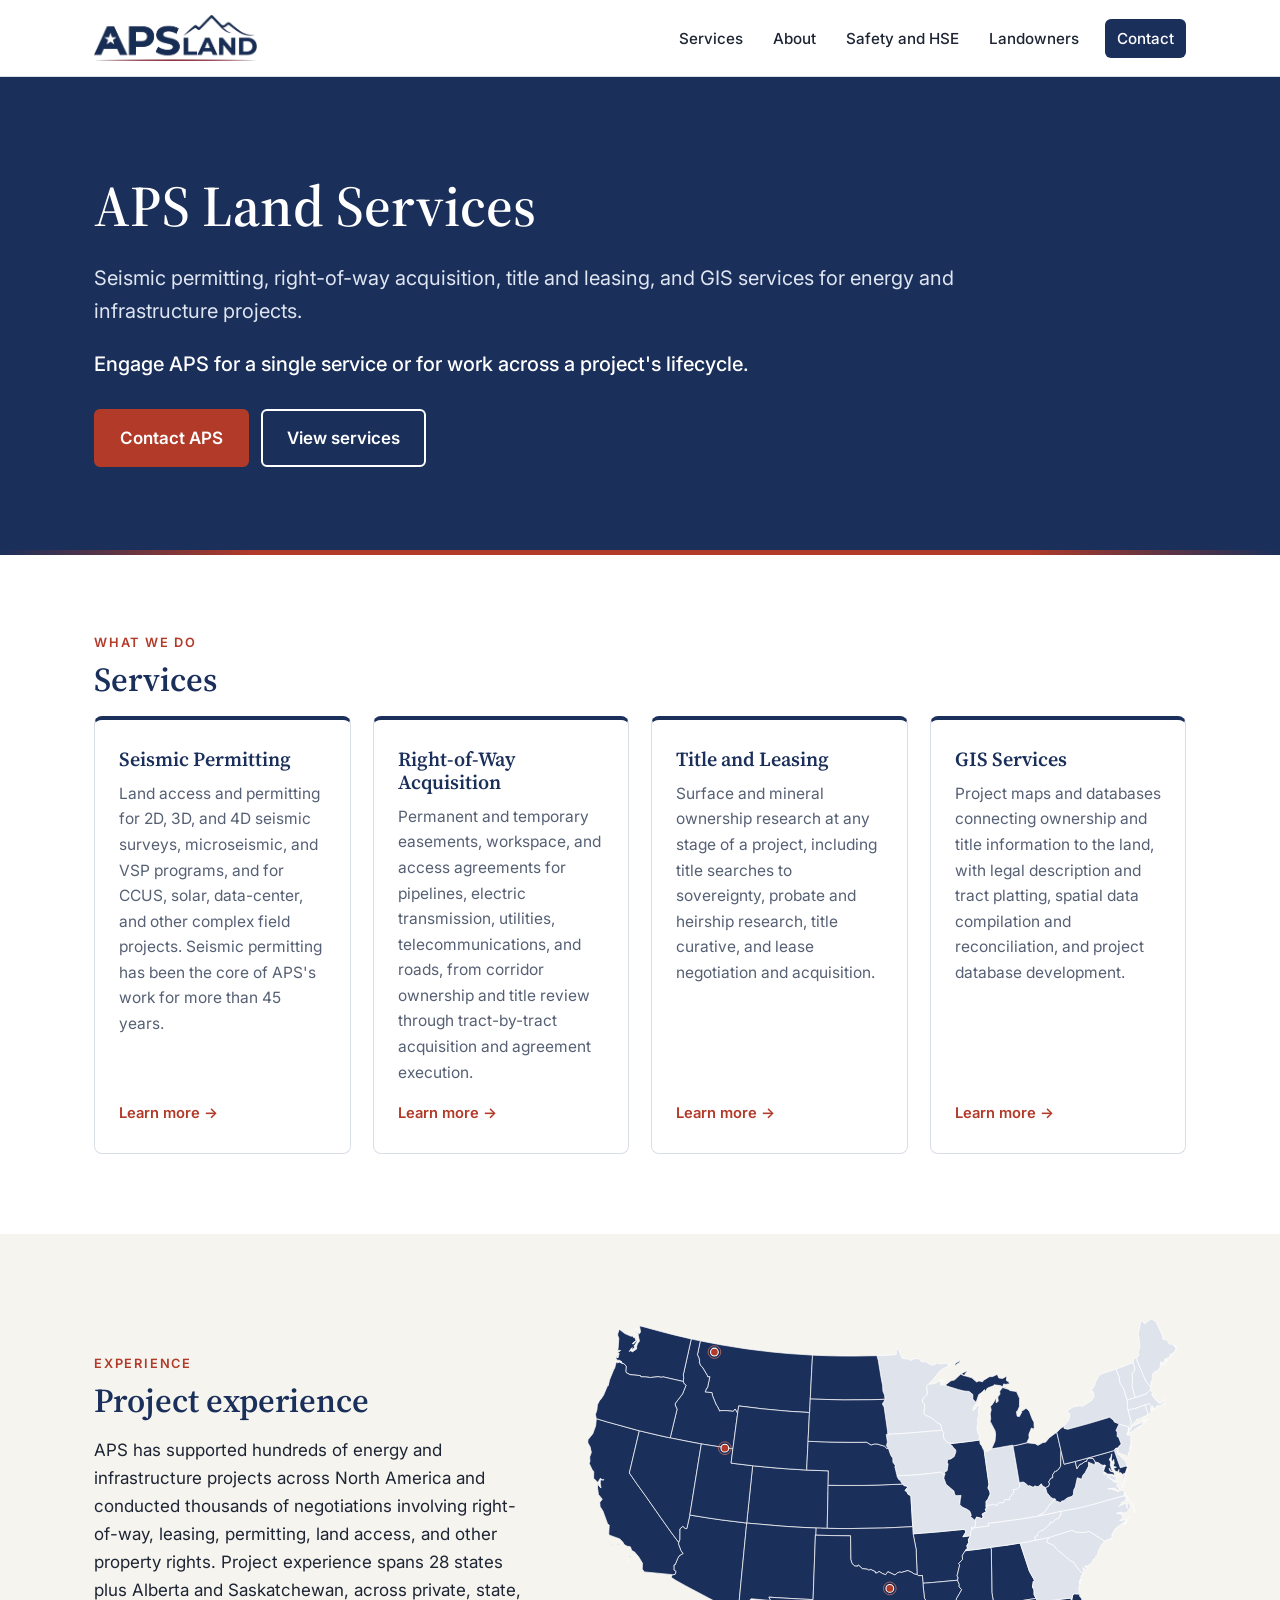
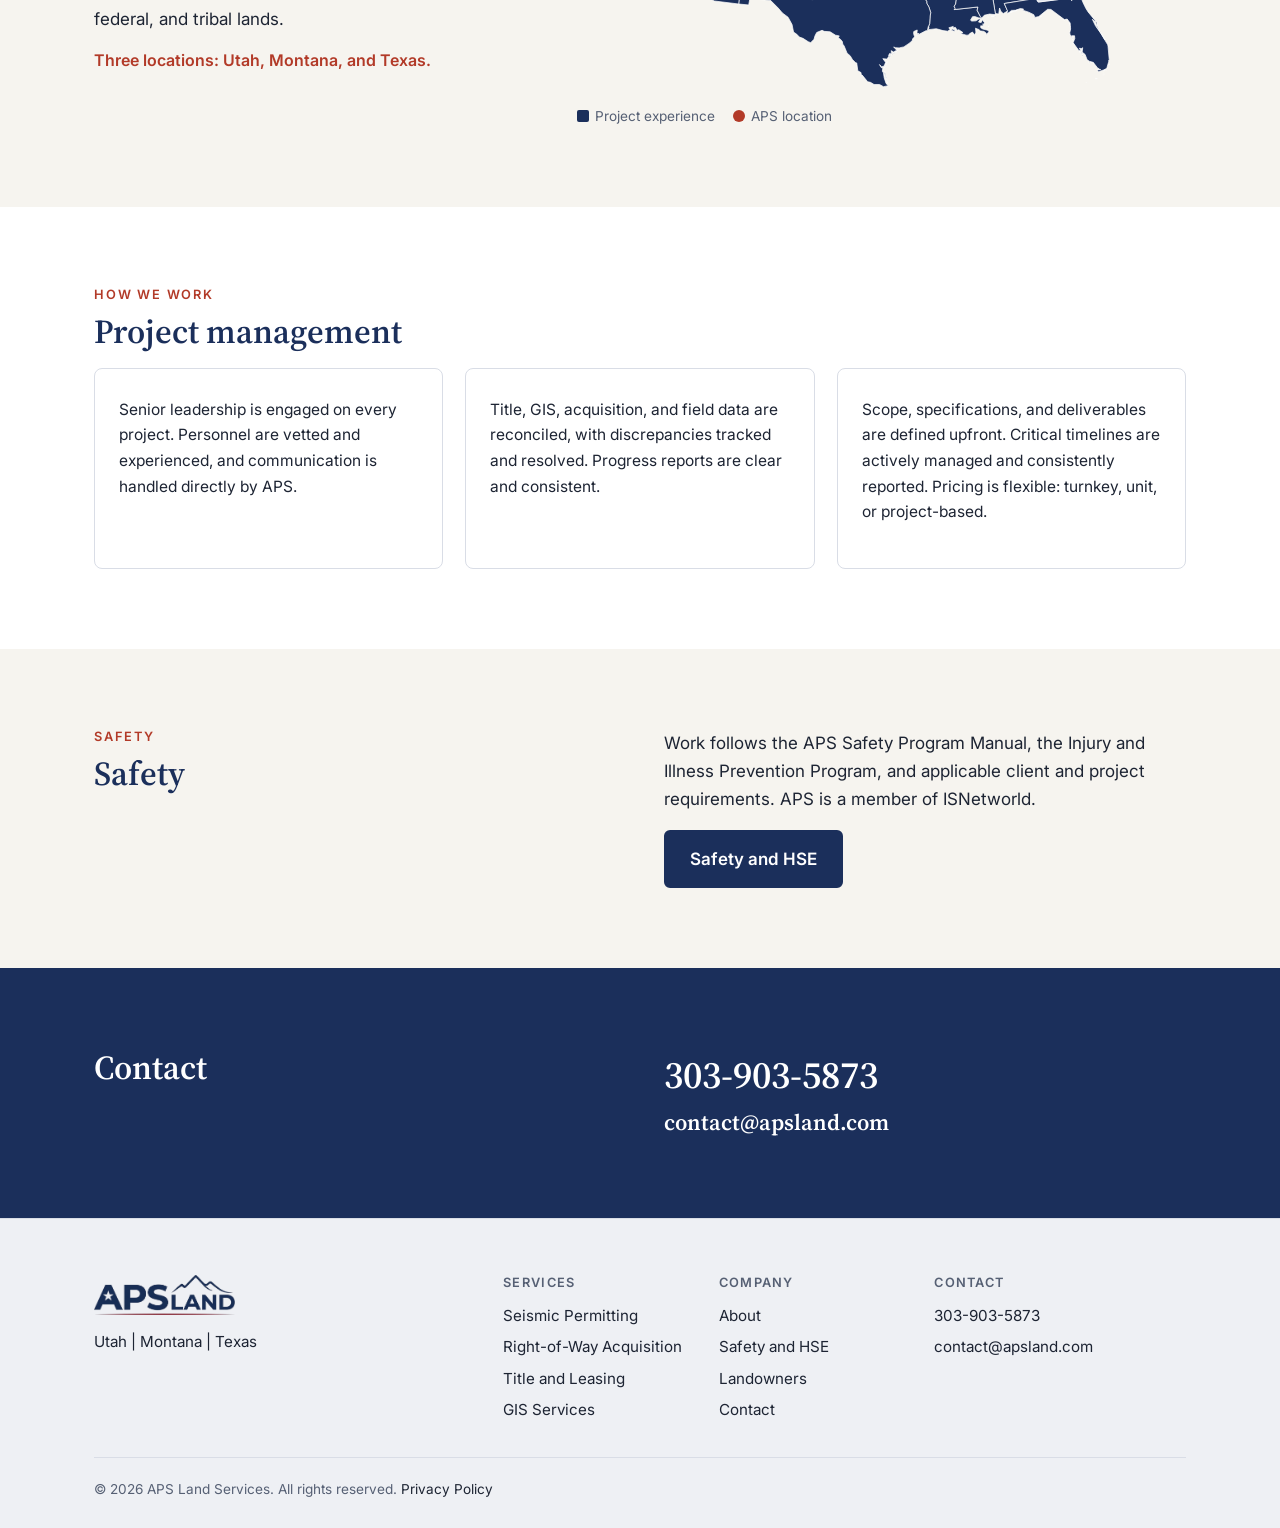
<file: index.html>
<!doctype html><html lang="en"><head><meta charset="utf-8"><meta name="viewport" content="width=device-width,initial-scale=1">
<title>APS Land Services | Seismic, Right-of-Way, Title &amp; GIS</title><meta name="description" content="Seismic permitting, right-of-way acquisition, title and leasing, and GIS services for energy and infrastructure projects. 303-903-5873."><meta name="robots" content="noindex,nofollow">
<meta property="og:title" content="APS Land Services | Seismic, Right-of-Way, Title &amp; GIS"><meta property="og:description" content="Seismic permitting, right-of-way acquisition, title and leasing, and GIS services for energy and infrastructure projects. 303-903-5873."><meta property="og:type" content="website">
<meta name="theme-color" content="#1B2F5B">
<link rel="icon" href="favicon.ico"><link rel="icon" type="image/png" sizes="32x32" href="favicon-32x32.png"><link rel="icon" type="image/png" sizes="16x16" href="favicon-16x16.png">
<link rel="apple-touch-icon" href="apple-touch-icon.png"><link rel="manifest" href="site.webmanifest">
<link rel="preconnect" href="https://fonts.googleapis.com"><link rel="preconnect" href="https://fonts.gstatic.com" crossorigin>
<link href="https://fonts.googleapis.com/css2?family=Inter:wght@400;500;600&family=Source+Serif+4:wght@500;600&display=swap" rel="stylesheet">
<link rel="stylesheet" href="assets/style.css"></head><body><a class="skip" href="#main">Skip to content</a>
<header class="hdr"><div class="wrap"><a class="logo" href="./"><img src="assets/logo.png" alt="APS Land Services" width="163" height="46"></a>
<button class="burger" aria-label="Menu" aria-expanded="false">&#9776;</button>
<nav class="nav" aria-label="Main"><div class="dd"><a href="services/">Services</a><div class="dd-menu"><a href="services/seismic-permitting/">Seismic Permitting</a><a href="services/right-of-way-acquisition/">Right-of-Way Acquisition</a><a href="services/title-leasing/">Title and Leasing</a><a href="services/gis/">GIS Services</a></div></div>
<a href="about/">About</a><a href="safety/">Safety and HSE</a><a href="landowners/">Landowners</a><a class="cta" href="contact/">Contact</a></nav></div></header><main id="main"><section class="hero"><div class="wrap"><h1>APS Land Services</h1>
<p>Seismic permitting, right-of-way acquisition, title and leasing, and GIS services for energy and infrastructure projects.</p>
<p class="engage">Engage APS for a single service or for work across a project's lifecycle.</p>
<div class="btns"><a class="btn" href="contact/">Contact APS</a><a class="btn ghost" href="services/">View services</a></div></div></section>
<section><div class="wrap"><div class="eyebrow">What we do</div><h2>Services</h2><div class="grid g4"><a class="card fade" href="services/seismic-permitting/"><h3>Seismic Permitting</h3><p>Land access and permitting for 2D, 3D, and 4D seismic surveys, microseismic, and VSP programs, and for CCUS, solar, data-center, and other complex field projects. Seismic permitting has been the core of APS's work for more than 45 years.</p><span class="more">Learn more &rarr;</span></a><a class="card fade" href="services/right-of-way-acquisition/"><h3>Right-of-Way Acquisition</h3><p>Permanent and temporary easements, workspace, and access agreements for pipelines, electric transmission, utilities, telecommunications, and roads, from corridor ownership and title review through tract-by-tract acquisition and agreement execution.</p><span class="more">Learn more &rarr;</span></a><a class="card fade" href="services/title-leasing/"><h3>Title and Leasing</h3><p>Surface and mineral ownership research at any stage of a project, including title searches to sovereignty, probate and heirship research, title curative, and lease negotiation and acquisition.</p><span class="more">Learn more &rarr;</span></a><a class="card fade" href="services/gis/"><h3>GIS Services</h3><p>Project maps and databases connecting ownership and title information to the land, with legal description and tract platting, spatial data compilation and reconciliation, and project database development.</p><span class="more">Learn more &rarr;</span></a></div></div></section>
<section class="alt" id="footprint"><div class="wrap mapbox"><div class="fade"><div class="eyebrow">Experience</div><h2>Project experience</h2>
<p>APS has supported hundreds of energy and infrastructure projects across North America and conducted thousands of negotiations involving right-of-way, leasing, permitting, land access, and other property rights. Project experience spans 28 states plus Alberta and Saskatchewan, across private, state, federal, and tribal lands.</p>
<p class="stat">Three locations: Utah, Montana, and Texas.</p></div>
<div class="mapwrap"><div id="us-map"></div><div id="map-state-panel" aria-live="polite"><span id="msp-name"></span></div>
<div class="legend"><span><i style="background:var(--navy)"></i>Project experience</span><span><i style="background:var(--red);border-radius:50%"></i>APS location</span></div></div></div></section>
<section><div class="wrap"><div class="eyebrow">How we work</div><h2>Project management</h2><div class="grid g3">
<div class="card plain fade"><p style="color:var(--ink)">Senior leadership is engaged on every project. Personnel are vetted and experienced, and communication is handled directly by APS.</p></div>
<div class="card plain fade"><p style="color:var(--ink)">Title, GIS, acquisition, and field data are reconciled, with discrepancies tracked and resolved. Progress reports are clear and consistent.</p></div>
<div class="card plain fade"><p style="color:var(--ink)">Scope, specifications, and deliverables are defined upfront. Critical timelines are actively managed and consistently reported. Pricing is flexible: turnkey, unit, or project-based.</p></div></div></div></section>
<section class="alt"><div class="wrap cols"><div><div class="eyebrow">Safety</div><h2>Safety</h2></div><div><p>Work follows the APS Safety Program Manual, the Injury and Illness Prevention Program, and applicable client and project requirements. APS is a member of ISNetworld.</p><a class="btn navy" href="safety/">Safety and HSE</a></div></div></section>
<section class="band"><div class="wrap cols"><div><h2>Contact</h2></div><div><a class="big" href="tel:303-903-5873">303-903-5873</a><a class="big" style="font-size:1.4rem;margin-top:6px" href="mailto:contact@apsland.com">contact@apsland.com</a></div></div></section></main><footer class="ftr"><div class="wrap"><div class="grid"><div><img src="assets/logo.png" alt="APS Land Services"><p>Utah | Montana | Texas</p></div>
<div><h4>Services</h4><a href="services/seismic-permitting/">Seismic Permitting</a><a href="services/right-of-way-acquisition/">Right-of-Way Acquisition</a><a href="services/title-leasing/">Title and Leasing</a><a href="services/gis/">GIS Services</a></div><div><h4>Company</h4><a href="about/">About</a><a href="safety/">Safety and HSE</a><a href="landowners/">Landowners</a><a href="contact/">Contact</a></div>
<div><h4>Contact</h4><a href="tel:303-903-5873">303-903-5873</a><a href="mailto:contact@apsland.com">contact@apsland.com</a></div></div>
<div class="copy">&copy; 2026 APS Land Services. All rights reserved. <a href="privacy/">Privacy Policy</a></div></div></footer><script src="assets/main.js"></script><script src="assets/us-map.js"></script></body></html>
</file>
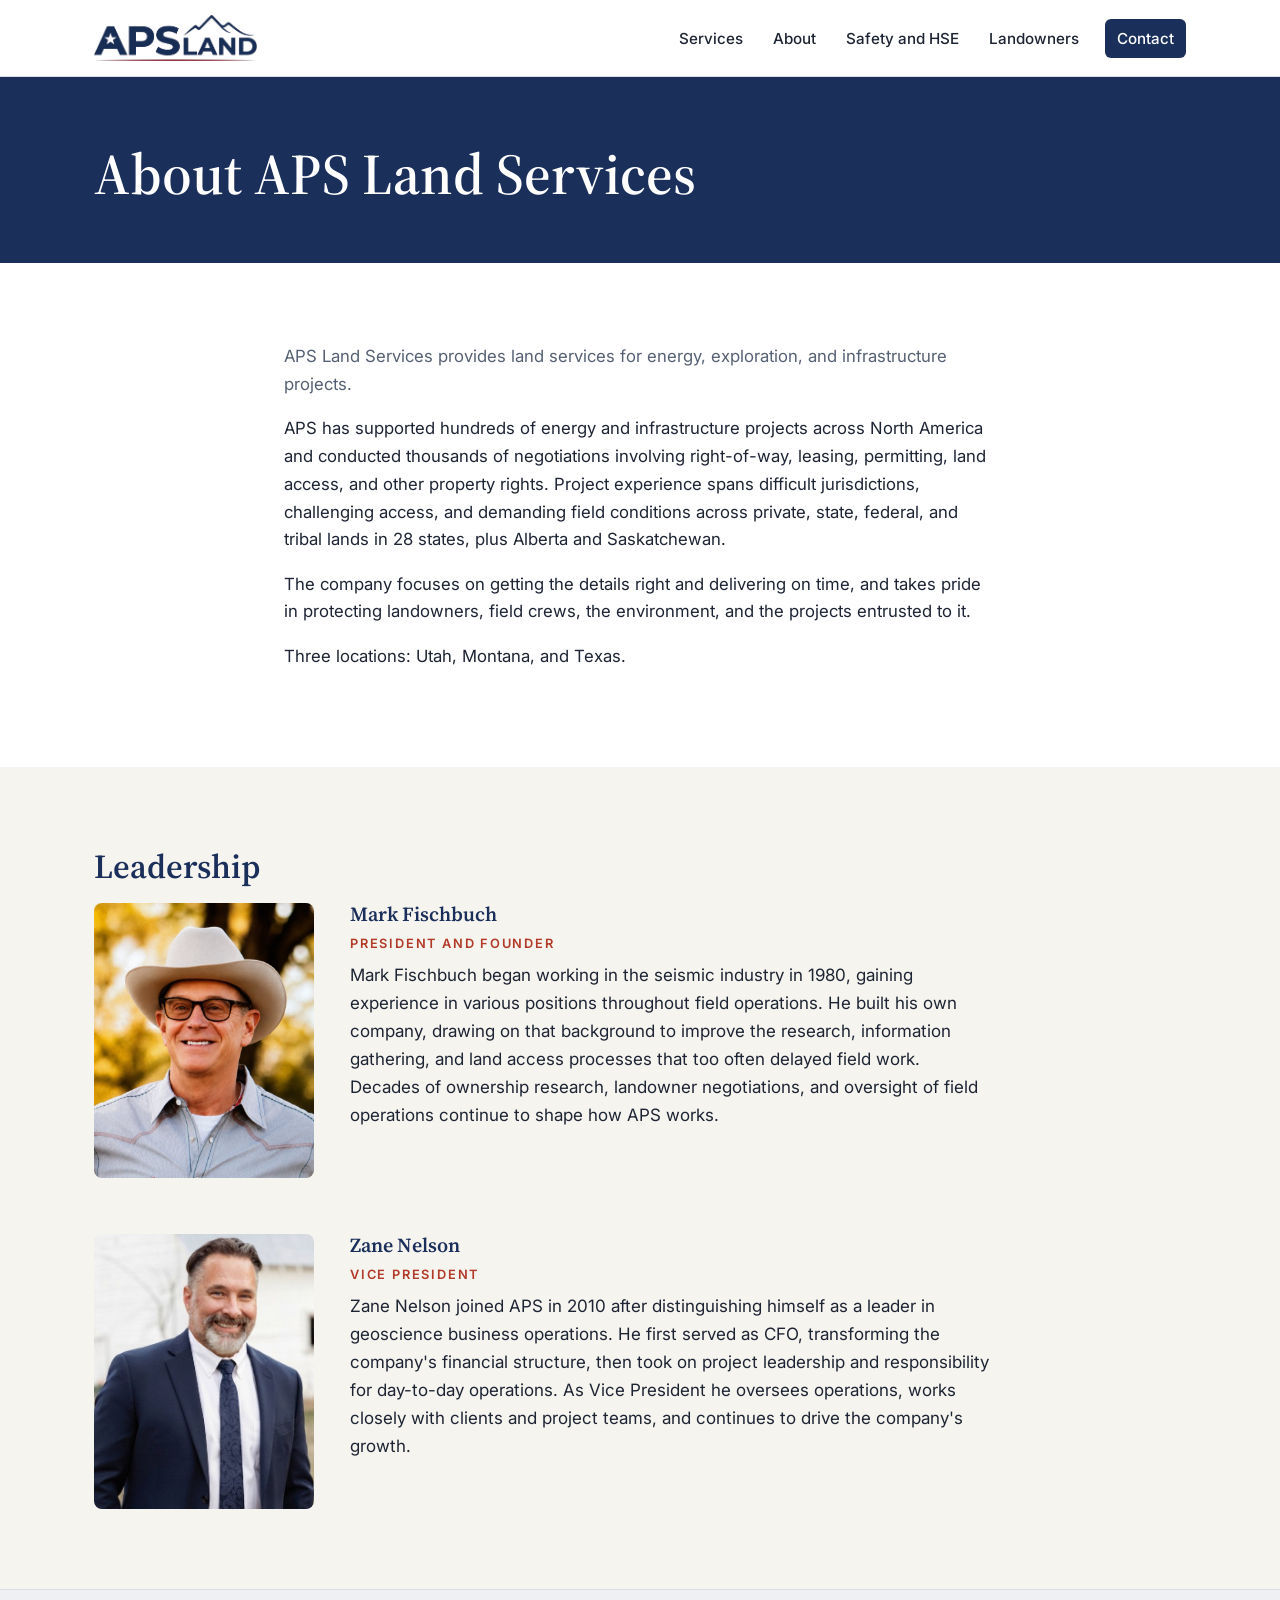
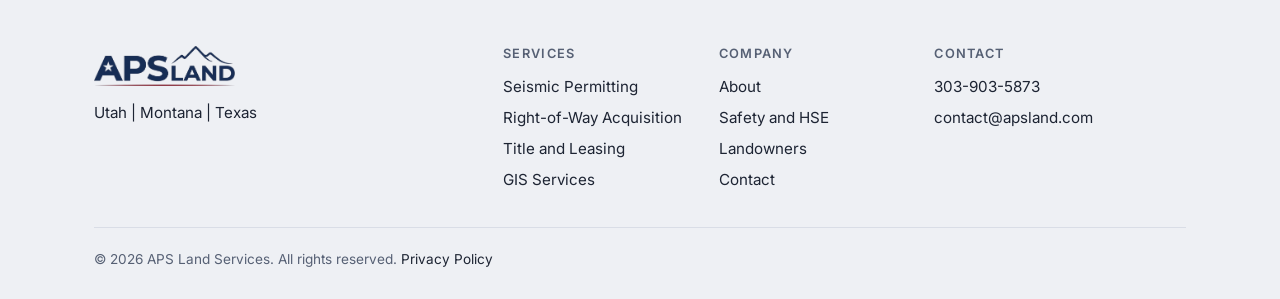
<file: about/index.html>
<!doctype html><html lang="en"><head><meta charset="utf-8"><meta name="viewport" content="width=device-width,initial-scale=1">
<title>About APS Land Services</title><meta name="description" content="APS Land Services is a land services company serving energy and infrastructure projects, led by Mark Fischbuch and Zane Nelson."><meta name="robots" content="noindex,nofollow">
<meta property="og:title" content="About APS Land Services"><meta property="og:description" content="APS Land Services is a land services company serving energy and infrastructure projects, led by Mark Fischbuch and Zane Nelson."><meta property="og:type" content="website">
<meta name="theme-color" content="#1B2F5B">
<link rel="icon" href="../favicon.ico"><link rel="icon" type="image/png" sizes="32x32" href="../favicon-32x32.png"><link rel="icon" type="image/png" sizes="16x16" href="../favicon-16x16.png">
<link rel="apple-touch-icon" href="../apple-touch-icon.png"><link rel="manifest" href="../site.webmanifest">
<link rel="preconnect" href="https://fonts.googleapis.com"><link rel="preconnect" href="https://fonts.gstatic.com" crossorigin>
<link href="https://fonts.googleapis.com/css2?family=Inter:wght@400;500;600&family=Source+Serif+4:wght@500;600&display=swap" rel="stylesheet">
<link rel="stylesheet" href="../assets/style.css"></head><body><a class="skip" href="#main">Skip to content</a>
<header class="hdr"><div class="wrap"><a class="logo" href="../"><img src="../assets/logo.png" alt="APS Land Services" width="163" height="46"></a>
<button class="burger" aria-label="Menu" aria-expanded="false">&#9776;</button>
<nav class="nav" aria-label="Main"><div class="dd"><a href="../services/">Services</a><div class="dd-menu"><a href="../services/seismic-permitting/">Seismic Permitting</a><a href="../services/right-of-way-acquisition/">Right-of-Way Acquisition</a><a href="../services/title-leasing/">Title and Leasing</a><a href="../services/gis/">GIS Services</a></div></div>
<a href="../about/">About</a><a href="../safety/">Safety and HSE</a><a href="../landowners/">Landowners</a><a class="cta" href="../contact/">Contact</a></nav></div></header><main id="main"><div class="phead"><div class="wrap narrow" style="max-width:1140px"><h1>About APS Land Services</h1></div></div><section><div class="wrap narrow prose"><p class="lead">APS Land Services provides land services for energy, exploration, and infrastructure projects.</p>
<p>APS has supported hundreds of energy and infrastructure projects across North America and conducted thousands of negotiations involving right-of-way, leasing, permitting, land access, and other property rights. Project experience spans difficult jurisdictions, challenging access, and demanding field conditions across private, state, federal, and tribal lands in 28 states, plus Alberta and Saskatchewan.</p>
<p>The company focuses on getting the details right and delivering on time, and takes pride in protecting landowners, field crews, the environment, and the projects entrusted to it.</p><p>Three locations: Utah, Montana, and Texas.</p></div></section>
<section class="alt"><div class="wrap"><h2>Leadership</h2><div style="max-width:900px">
<div class="person"><img src="../assets/mark.jpg" alt="Mark Fischbuch" loading="lazy"><div><h3>Mark Fischbuch</h3><div class="eyebrow">President and Founder</div><p>Mark Fischbuch began working in the seismic industry in 1980, gaining experience in various positions throughout field operations. He built his own company, drawing on that background to improve the research, information gathering, and land access processes that too often delayed field work. Decades of ownership research, landowner negotiations, and oversight of field operations continue to shape how APS works.</p></div></div>
<div class="person" style="margin-bottom:0"><img src="../assets/zane.jpg" alt="Zane Nelson" loading="lazy"><div><h3>Zane Nelson</h3><div class="eyebrow">Vice President</div><p>Zane Nelson joined APS in 2010 after distinguishing himself as a leader in geoscience business operations. He first served as CFO, transforming the company's financial structure, then took on project leadership and responsibility for day-to-day operations. As Vice President he oversees operations, works closely with clients and project teams, and continues to drive the company's growth.</p></div></div></div></div></section></main><footer class="ftr"><div class="wrap"><div class="grid"><div><img src="../assets/logo.png" alt="APS Land Services"><p>Utah | Montana | Texas</p></div>
<div><h4>Services</h4><a href="../services/seismic-permitting/">Seismic Permitting</a><a href="../services/right-of-way-acquisition/">Right-of-Way Acquisition</a><a href="../services/title-leasing/">Title and Leasing</a><a href="../services/gis/">GIS Services</a></div><div><h4>Company</h4><a href="../about/">About</a><a href="../safety/">Safety and HSE</a><a href="../landowners/">Landowners</a><a href="../contact/">Contact</a></div>
<div><h4>Contact</h4><a href="tel:303-903-5873">303-903-5873</a><a href="mailto:contact@apsland.com">contact@apsland.com</a></div></div>
<div class="copy">&copy; 2026 APS Land Services. All rights reserved. <a href="../privacy/">Privacy Policy</a></div></div></footer><script src="../assets/main.js"></script></body></html>
</file>
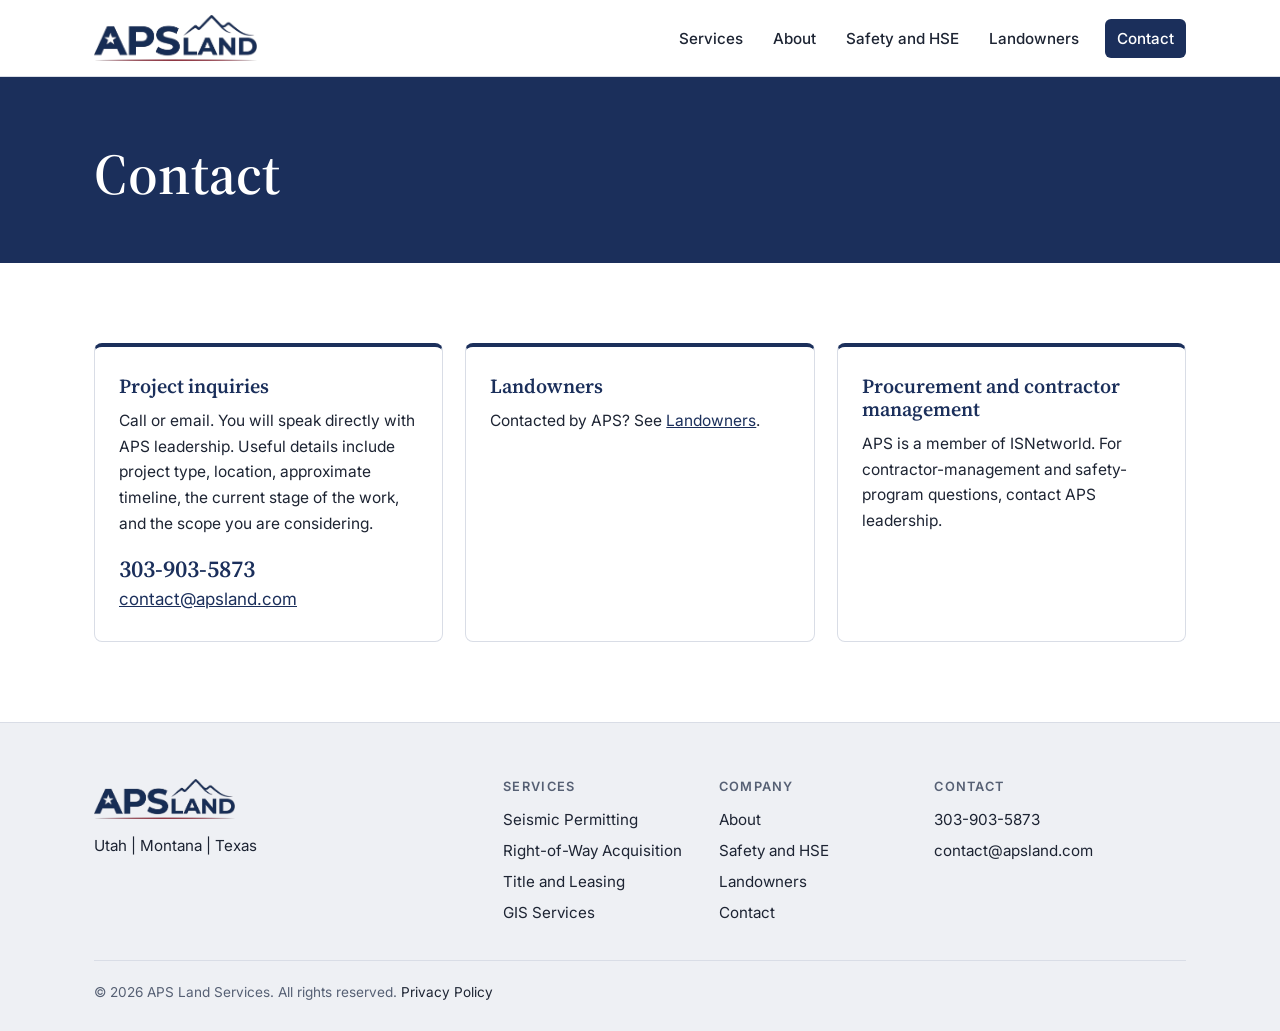
<file: contact/index.html>
<!doctype html><html lang="en"><head><meta charset="utf-8"><meta name="viewport" content="width=device-width,initial-scale=1">
<title>Contact | APS Land Services</title><meta name="description" content="Contact APS Land Services about a project or a landowner matter. 303-903-5873, contact@apsland.com."><meta name="robots" content="noindex,nofollow">
<meta property="og:title" content="Contact | APS Land Services"><meta property="og:description" content="Contact APS Land Services about a project or a landowner matter. 303-903-5873, contact@apsland.com."><meta property="og:type" content="website">
<meta name="theme-color" content="#1B2F5B">
<link rel="icon" href="../favicon.ico"><link rel="icon" type="image/png" sizes="32x32" href="../favicon-32x32.png"><link rel="icon" type="image/png" sizes="16x16" href="../favicon-16x16.png">
<link rel="apple-touch-icon" href="../apple-touch-icon.png"><link rel="manifest" href="../site.webmanifest">
<link rel="preconnect" href="https://fonts.googleapis.com"><link rel="preconnect" href="https://fonts.gstatic.com" crossorigin>
<link href="https://fonts.googleapis.com/css2?family=Inter:wght@400;500;600&family=Source+Serif+4:wght@500;600&display=swap" rel="stylesheet">
<link rel="stylesheet" href="../assets/style.css"></head><body><a class="skip" href="#main">Skip to content</a>
<header class="hdr"><div class="wrap"><a class="logo" href="../"><img src="../assets/logo.png" alt="APS Land Services" width="163" height="46"></a>
<button class="burger" aria-label="Menu" aria-expanded="false">&#9776;</button>
<nav class="nav" aria-label="Main"><div class="dd"><a href="../services/">Services</a><div class="dd-menu"><a href="../services/seismic-permitting/">Seismic Permitting</a><a href="../services/right-of-way-acquisition/">Right-of-Way Acquisition</a><a href="../services/title-leasing/">Title and Leasing</a><a href="../services/gis/">GIS Services</a></div></div>
<a href="../about/">About</a><a href="../safety/">Safety and HSE</a><a href="../landowners/">Landowners</a><a class="cta" href="../contact/">Contact</a></nav></div></header><main id="main"><div class="phead"><div class="wrap narrow" style="max-width:1140px"><h1>Contact</h1></div></div><section><div class="wrap"><div class="grid g3">
<div class="card"><h3>Project inquiries</h3><p style="color:var(--ink)">Call or email. You will speak directly with APS leadership. Useful details include project type, location, approximate timeline, the current stage of the work, and the scope you are considering.</p><a class="big" style="font-size:1.5rem" href="tel:303-903-5873">303-903-5873</a><a href="mailto:contact@apsland.com">contact@apsland.com</a></div>
<div class="card"><h3>Landowners</h3><p style="color:var(--ink)">Contacted by APS? See <a href="../landowners/">Landowners</a>.</p></div>
<div class="card"><h3>Procurement and contractor management</h3><p style="color:var(--ink)">APS is a member of ISNetworld. For contractor-management and safety-program questions, contact APS leadership.</p></div></div></div></section></main><footer class="ftr"><div class="wrap"><div class="grid"><div><img src="../assets/logo.png" alt="APS Land Services"><p>Utah | Montana | Texas</p></div>
<div><h4>Services</h4><a href="../services/seismic-permitting/">Seismic Permitting</a><a href="../services/right-of-way-acquisition/">Right-of-Way Acquisition</a><a href="../services/title-leasing/">Title and Leasing</a><a href="../services/gis/">GIS Services</a></div><div><h4>Company</h4><a href="../about/">About</a><a href="../safety/">Safety and HSE</a><a href="../landowners/">Landowners</a><a href="../contact/">Contact</a></div>
<div><h4>Contact</h4><a href="tel:303-903-5873">303-903-5873</a><a href="mailto:contact@apsland.com">contact@apsland.com</a></div></div>
<div class="copy">&copy; 2026 APS Land Services. All rights reserved. <a href="../privacy/">Privacy Policy</a></div></div></footer><script src="../assets/main.js"></script></body></html>
</file>
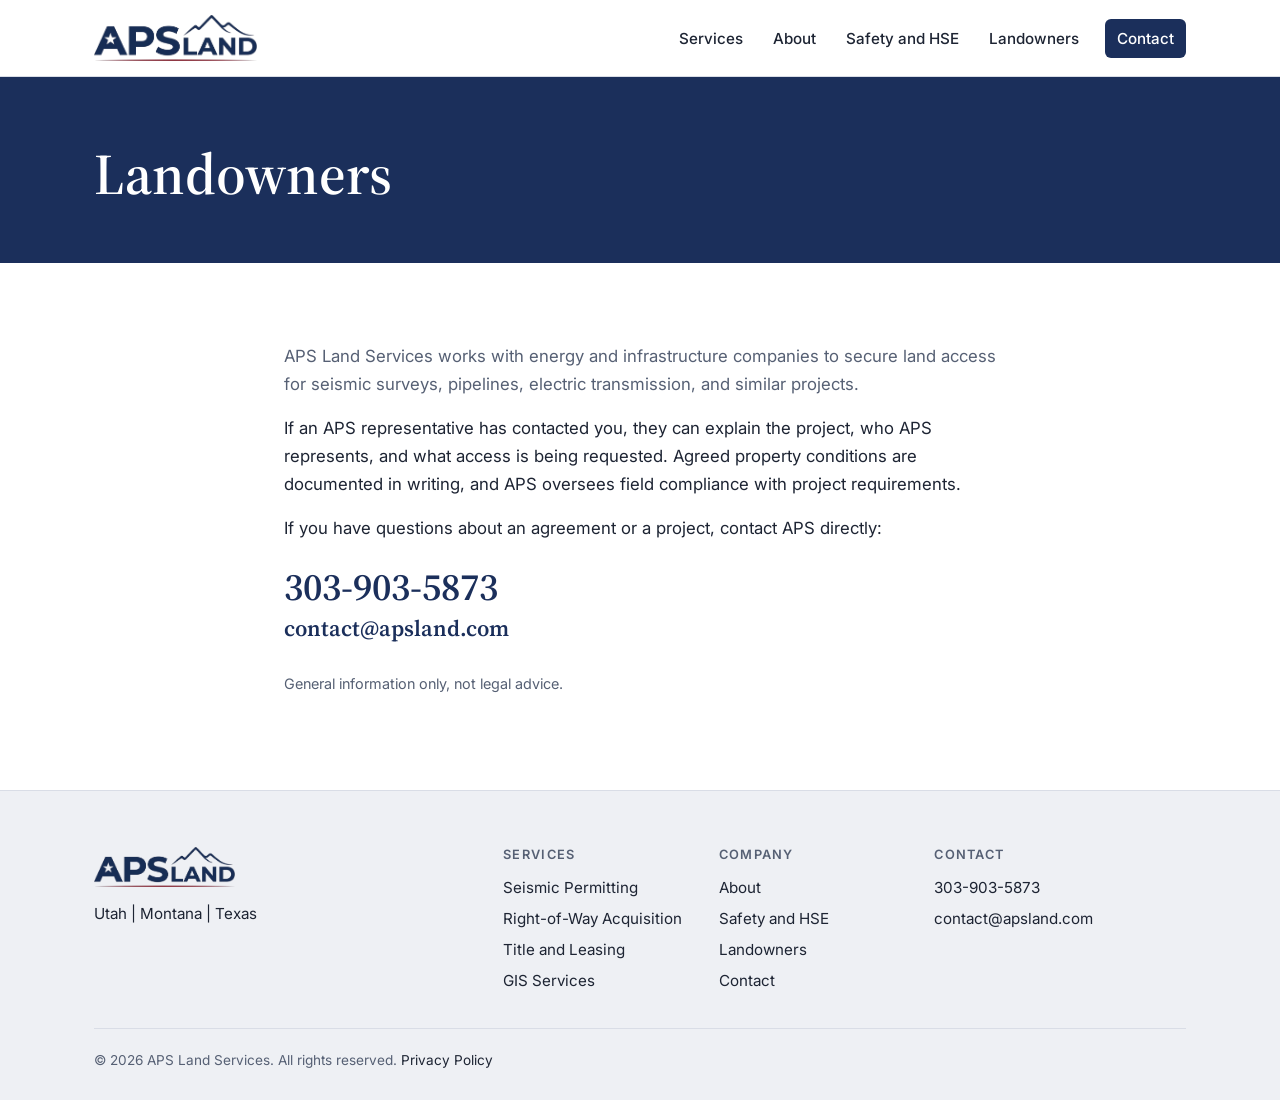
<file: landowners/index.html>
<!doctype html><html lang="en"><head><meta charset="utf-8"><meta name="viewport" content="width=device-width,initial-scale=1">
<title>Landowners | APS Land Services</title><meta name="description" content="Contacted by APS? Here is who we are, what to expect, and how to reach APS directly."><meta name="robots" content="noindex,nofollow">
<meta property="og:title" content="Landowners | APS Land Services"><meta property="og:description" content="Contacted by APS? Here is who we are, what to expect, and how to reach APS directly."><meta property="og:type" content="website">
<meta name="theme-color" content="#1B2F5B">
<link rel="icon" href="../favicon.ico"><link rel="icon" type="image/png" sizes="32x32" href="../favicon-32x32.png"><link rel="icon" type="image/png" sizes="16x16" href="../favicon-16x16.png">
<link rel="apple-touch-icon" href="../apple-touch-icon.png"><link rel="manifest" href="../site.webmanifest">
<link rel="preconnect" href="https://fonts.googleapis.com"><link rel="preconnect" href="https://fonts.gstatic.com" crossorigin>
<link href="https://fonts.googleapis.com/css2?family=Inter:wght@400;500;600&family=Source+Serif+4:wght@500;600&display=swap" rel="stylesheet">
<link rel="stylesheet" href="../assets/style.css"></head><body><a class="skip" href="#main">Skip to content</a>
<header class="hdr"><div class="wrap"><a class="logo" href="../"><img src="../assets/logo.png" alt="APS Land Services" width="163" height="46"></a>
<button class="burger" aria-label="Menu" aria-expanded="false">&#9776;</button>
<nav class="nav" aria-label="Main"><div class="dd"><a href="../services/">Services</a><div class="dd-menu"><a href="../services/seismic-permitting/">Seismic Permitting</a><a href="../services/right-of-way-acquisition/">Right-of-Way Acquisition</a><a href="../services/title-leasing/">Title and Leasing</a><a href="../services/gis/">GIS Services</a></div></div>
<a href="../about/">About</a><a href="../safety/">Safety and HSE</a><a href="../landowners/">Landowners</a><a class="cta" href="../contact/">Contact</a></nav></div></header><main id="main"><div class="phead"><div class="wrap narrow" style="max-width:1140px"><h1>Landowners</h1></div></div><section><div class="wrap narrow prose"><p class="lead">APS Land Services works with energy and infrastructure companies to secure land access for seismic surveys, pipelines, electric transmission, and similar projects.</p>
<p>If an APS representative has contacted you, they can explain the project, who APS represents, and what access is being requested. Agreed property conditions are documented in writing, and APS oversees field compliance with project requirements.</p>
<p>If you have questions about an agreement or a project, contact APS directly:</p>
<a class="big" href="tel:303-903-5873">303-903-5873</a><a class="big" style="font-size:1.4rem" href="mailto:contact@apsland.com">contact@apsland.com</a>
<p style="margin-top:28px;color:var(--mute);font-size:.9rem">General information only, not legal advice.</p></div></section></main><footer class="ftr"><div class="wrap"><div class="grid"><div><img src="../assets/logo.png" alt="APS Land Services"><p>Utah | Montana | Texas</p></div>
<div><h4>Services</h4><a href="../services/seismic-permitting/">Seismic Permitting</a><a href="../services/right-of-way-acquisition/">Right-of-Way Acquisition</a><a href="../services/title-leasing/">Title and Leasing</a><a href="../services/gis/">GIS Services</a></div><div><h4>Company</h4><a href="../about/">About</a><a href="../safety/">Safety and HSE</a><a href="../landowners/">Landowners</a><a href="../contact/">Contact</a></div>
<div><h4>Contact</h4><a href="tel:303-903-5873">303-903-5873</a><a href="mailto:contact@apsland.com">contact@apsland.com</a></div></div>
<div class="copy">&copy; 2026 APS Land Services. All rights reserved. <a href="../privacy/">Privacy Policy</a></div></div></footer><script src="../assets/main.js"></script></body></html>
</file>
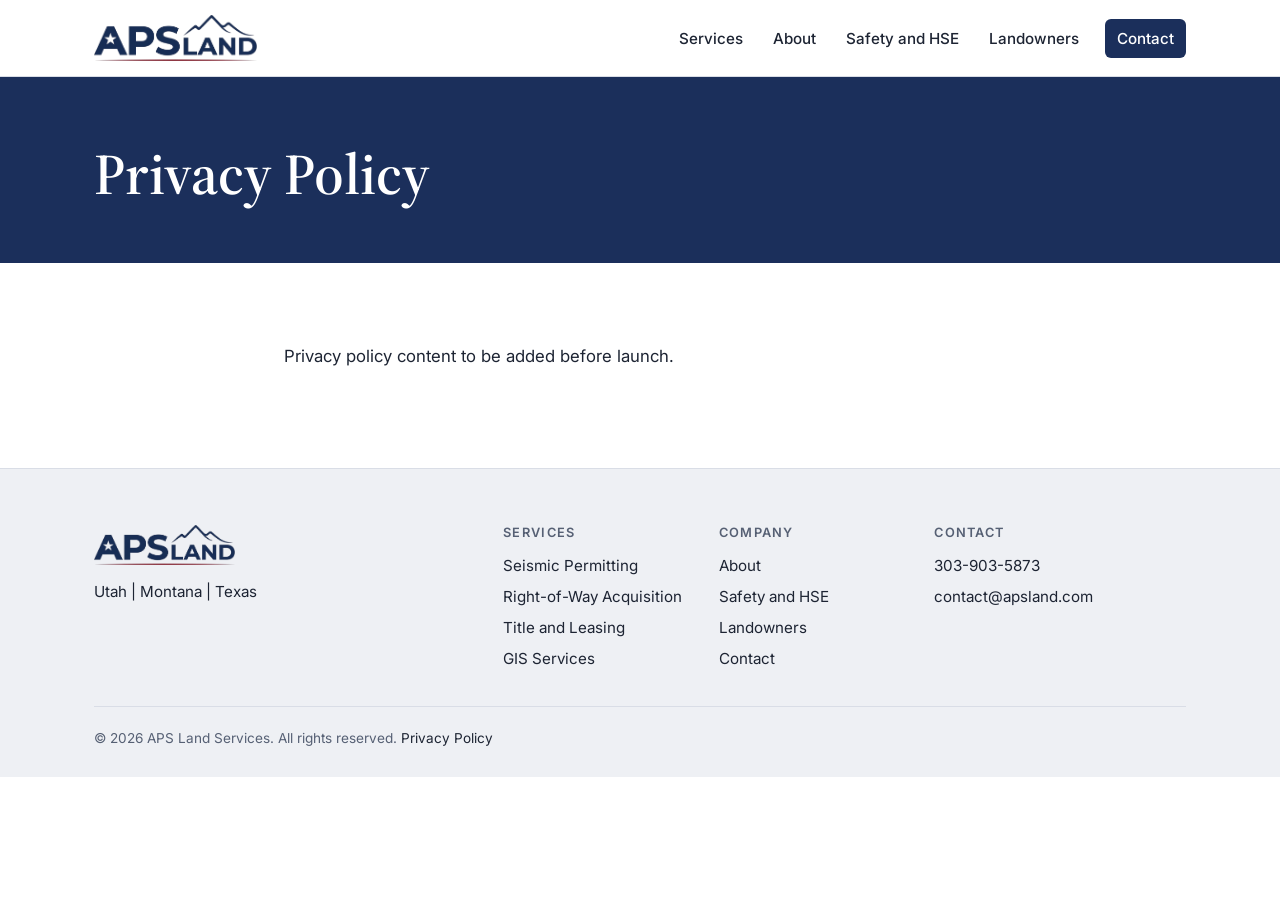
<file: privacy/index.html>
<!doctype html><html lang="en"><head><meta charset="utf-8"><meta name="viewport" content="width=device-width,initial-scale=1">
<title>Privacy Policy | APS Land Services</title><meta name="description" content="Privacy Policy for APS Land Services."><meta name="robots" content="noindex,nofollow">
<meta property="og:title" content="Privacy Policy | APS Land Services"><meta property="og:description" content="Privacy Policy for APS Land Services."><meta property="og:type" content="website">
<meta name="theme-color" content="#1B2F5B">
<link rel="icon" href="../favicon.ico"><link rel="icon" type="image/png" sizes="32x32" href="../favicon-32x32.png"><link rel="icon" type="image/png" sizes="16x16" href="../favicon-16x16.png">
<link rel="apple-touch-icon" href="../apple-touch-icon.png"><link rel="manifest" href="../site.webmanifest">
<link rel="preconnect" href="https://fonts.googleapis.com"><link rel="preconnect" href="https://fonts.gstatic.com" crossorigin>
<link href="https://fonts.googleapis.com/css2?family=Inter:wght@400;500;600&family=Source+Serif+4:wght@500;600&display=swap" rel="stylesheet">
<link rel="stylesheet" href="../assets/style.css"></head><body><a class="skip" href="#main">Skip to content</a>
<header class="hdr"><div class="wrap"><a class="logo" href="../"><img src="../assets/logo.png" alt="APS Land Services" width="163" height="46"></a>
<button class="burger" aria-label="Menu" aria-expanded="false">&#9776;</button>
<nav class="nav" aria-label="Main"><div class="dd"><a href="../services/">Services</a><div class="dd-menu"><a href="../services/seismic-permitting/">Seismic Permitting</a><a href="../services/right-of-way-acquisition/">Right-of-Way Acquisition</a><a href="../services/title-leasing/">Title and Leasing</a><a href="../services/gis/">GIS Services</a></div></div>
<a href="../about/">About</a><a href="../safety/">Safety and HSE</a><a href="../landowners/">Landowners</a><a class="cta" href="../contact/">Contact</a></nav></div></header><main id="main"><div class="phead"><div class="wrap narrow" style="max-width:1140px"><h1>Privacy Policy</h1></div></div><section><div class="wrap narrow prose"><!-- TODO: policy content required before launch --><p>Privacy policy content to be added before launch.</p></div></section></main><footer class="ftr"><div class="wrap"><div class="grid"><div><img src="../assets/logo.png" alt="APS Land Services"><p>Utah | Montana | Texas</p></div>
<div><h4>Services</h4><a href="../services/seismic-permitting/">Seismic Permitting</a><a href="../services/right-of-way-acquisition/">Right-of-Way Acquisition</a><a href="../services/title-leasing/">Title and Leasing</a><a href="../services/gis/">GIS Services</a></div><div><h4>Company</h4><a href="../about/">About</a><a href="../safety/">Safety and HSE</a><a href="../landowners/">Landowners</a><a href="../contact/">Contact</a></div>
<div><h4>Contact</h4><a href="tel:303-903-5873">303-903-5873</a><a href="mailto:contact@apsland.com">contact@apsland.com</a></div></div>
<div class="copy">&copy; 2026 APS Land Services. All rights reserved. <a href="../privacy/">Privacy Policy</a></div></div></footer><script src="../assets/main.js"></script></body></html>
</file>
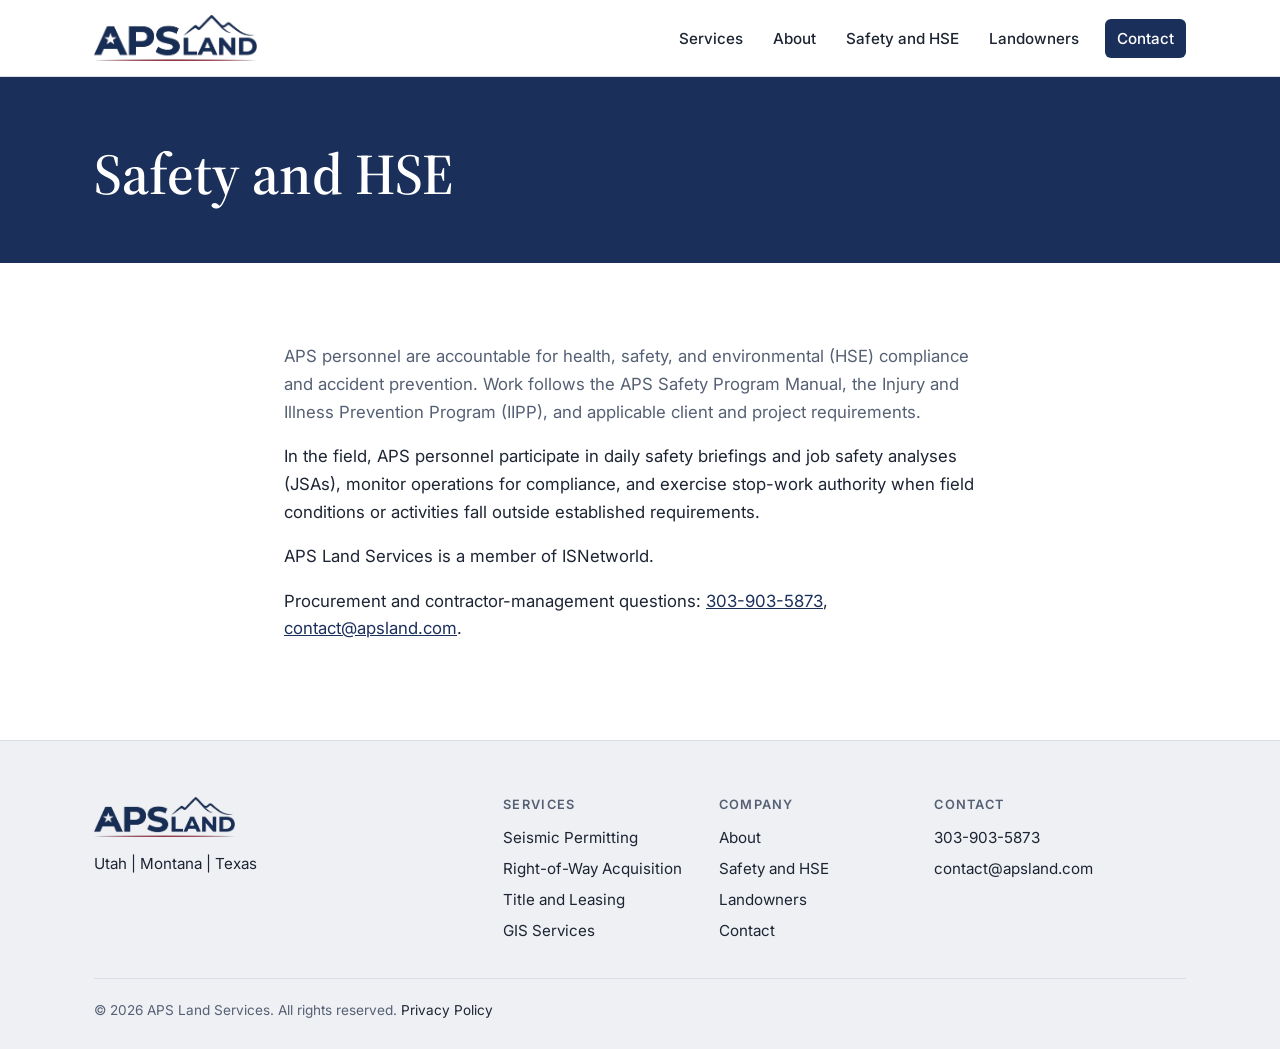
<file: safety/index.html>
<!doctype html><html lang="en"><head><meta charset="utf-8"><meta name="viewport" content="width=device-width,initial-scale=1">
<title>Safety and HSE | APS Land Services</title><meta name="description" content="HSE compliance and accident prevention: safety program manual, IIPP, daily safety briefings, JSAs, and stop-work authority. ISNetworld member."><meta name="robots" content="noindex,nofollow">
<meta property="og:title" content="Safety and HSE | APS Land Services"><meta property="og:description" content="HSE compliance and accident prevention: safety program manual, IIPP, daily safety briefings, JSAs, and stop-work authority. ISNetworld member."><meta property="og:type" content="website">
<meta name="theme-color" content="#1B2F5B">
<link rel="icon" href="../favicon.ico"><link rel="icon" type="image/png" sizes="32x32" href="../favicon-32x32.png"><link rel="icon" type="image/png" sizes="16x16" href="../favicon-16x16.png">
<link rel="apple-touch-icon" href="../apple-touch-icon.png"><link rel="manifest" href="../site.webmanifest">
<link rel="preconnect" href="https://fonts.googleapis.com"><link rel="preconnect" href="https://fonts.gstatic.com" crossorigin>
<link href="https://fonts.googleapis.com/css2?family=Inter:wght@400;500;600&family=Source+Serif+4:wght@500;600&display=swap" rel="stylesheet">
<link rel="stylesheet" href="../assets/style.css"></head><body><a class="skip" href="#main">Skip to content</a>
<header class="hdr"><div class="wrap"><a class="logo" href="../"><img src="../assets/logo.png" alt="APS Land Services" width="163" height="46"></a>
<button class="burger" aria-label="Menu" aria-expanded="false">&#9776;</button>
<nav class="nav" aria-label="Main"><div class="dd"><a href="../services/">Services</a><div class="dd-menu"><a href="../services/seismic-permitting/">Seismic Permitting</a><a href="../services/right-of-way-acquisition/">Right-of-Way Acquisition</a><a href="../services/title-leasing/">Title and Leasing</a><a href="../services/gis/">GIS Services</a></div></div>
<a href="../about/">About</a><a href="../safety/">Safety and HSE</a><a href="../landowners/">Landowners</a><a class="cta" href="../contact/">Contact</a></nav></div></header><main id="main"><div class="phead"><div class="wrap narrow" style="max-width:1140px"><h1>Safety and HSE</h1></div></div><section><div class="wrap narrow prose"><p class="lead">APS personnel are accountable for health, safety, and environmental (HSE) compliance and accident prevention. Work follows the APS Safety Program Manual, the Injury and Illness Prevention Program (IIPP), and applicable client and project requirements.</p>
<p>In the field, APS personnel participate in daily safety briefings and job safety analyses (JSAs), monitor operations for compliance, and exercise stop-work authority when field conditions or activities fall outside established requirements.</p>
<p>APS Land Services is a member of ISNetworld.</p><p>Procurement and contractor-management questions: <a href="tel:303-903-5873">303-903-5873</a>, <a href="mailto:contact@apsland.com">contact@apsland.com</a>.</p></div></section></main><footer class="ftr"><div class="wrap"><div class="grid"><div><img src="../assets/logo.png" alt="APS Land Services"><p>Utah | Montana | Texas</p></div>
<div><h4>Services</h4><a href="../services/seismic-permitting/">Seismic Permitting</a><a href="../services/right-of-way-acquisition/">Right-of-Way Acquisition</a><a href="../services/title-leasing/">Title and Leasing</a><a href="../services/gis/">GIS Services</a></div><div><h4>Company</h4><a href="../about/">About</a><a href="../safety/">Safety and HSE</a><a href="../landowners/">Landowners</a><a href="../contact/">Contact</a></div>
<div><h4>Contact</h4><a href="tel:303-903-5873">303-903-5873</a><a href="mailto:contact@apsland.com">contact@apsland.com</a></div></div>
<div class="copy">&copy; 2026 APS Land Services. All rights reserved. <a href="../privacy/">Privacy Policy</a></div></div></footer><script src="../assets/main.js"></script></body></html>
</file>
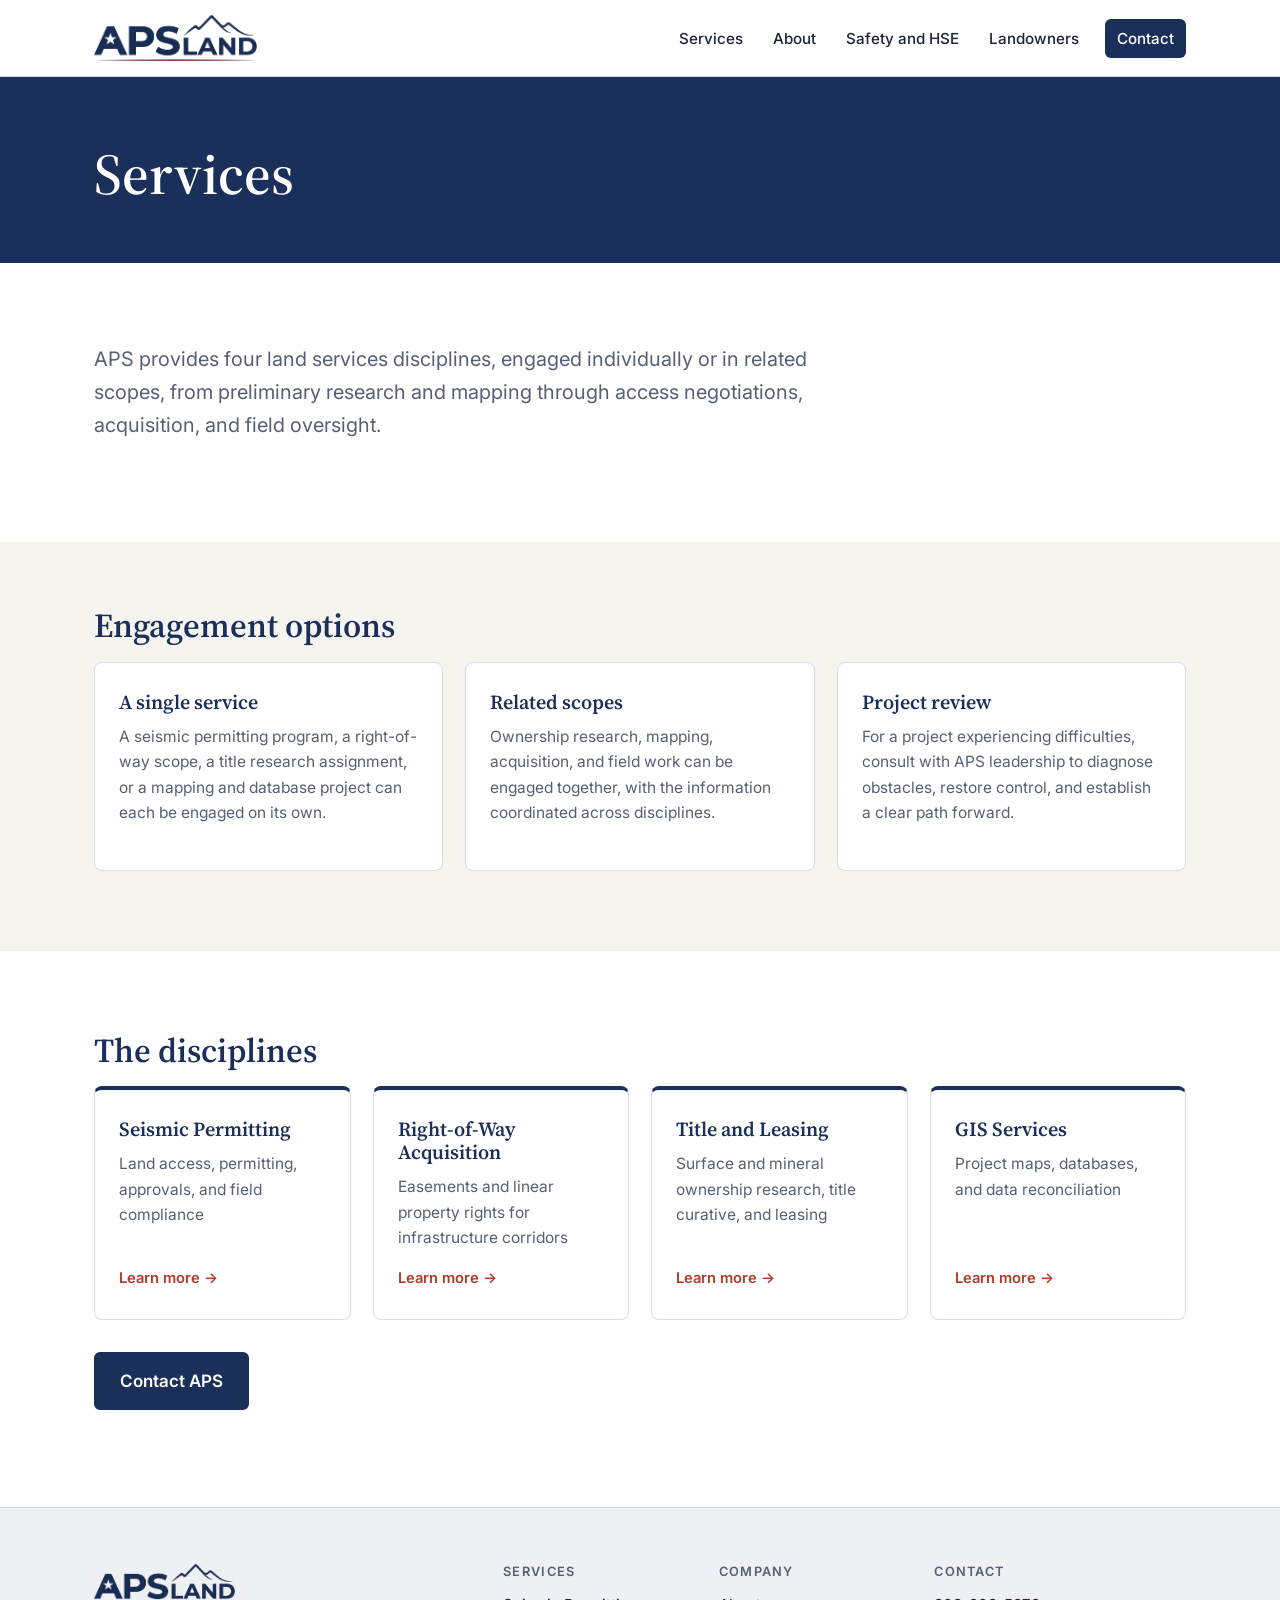
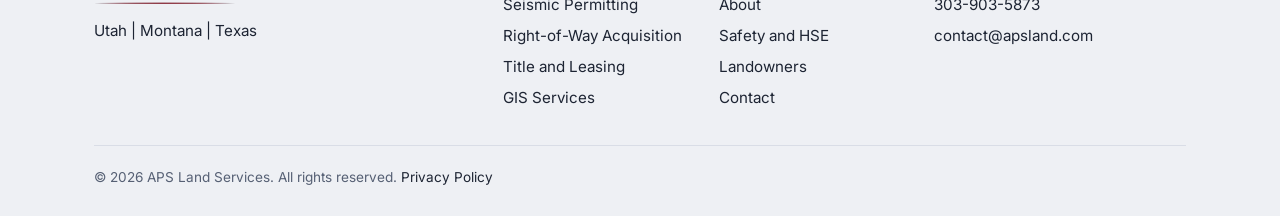
<file: services/index.html>
<!doctype html><html lang="en"><head><meta charset="utf-8"><meta name="viewport" content="width=device-width,initial-scale=1">
<title>Land Services | APS Land Services</title><meta name="description" content="Seismic permitting, right-of-way acquisition, title and leasing, and GIS services for energy and infrastructure projects nationwide."><meta name="robots" content="noindex,nofollow">
<meta property="og:title" content="Land Services | APS Land Services"><meta property="og:description" content="Seismic permitting, right-of-way acquisition, title and leasing, and GIS services for energy and infrastructure projects nationwide."><meta property="og:type" content="website">
<meta name="theme-color" content="#1B2F5B">
<link rel="icon" href="../favicon.ico"><link rel="icon" type="image/png" sizes="32x32" href="../favicon-32x32.png"><link rel="icon" type="image/png" sizes="16x16" href="../favicon-16x16.png">
<link rel="apple-touch-icon" href="../apple-touch-icon.png"><link rel="manifest" href="../site.webmanifest">
<link rel="preconnect" href="https://fonts.googleapis.com"><link rel="preconnect" href="https://fonts.gstatic.com" crossorigin>
<link href="https://fonts.googleapis.com/css2?family=Inter:wght@400;500;600&family=Source+Serif+4:wght@500;600&display=swap" rel="stylesheet">
<link rel="stylesheet" href="../assets/style.css"></head><body><a class="skip" href="#main">Skip to content</a>
<header class="hdr"><div class="wrap"><a class="logo" href="../"><img src="../assets/logo.png" alt="APS Land Services" width="163" height="46"></a>
<button class="burger" aria-label="Menu" aria-expanded="false">&#9776;</button>
<nav class="nav" aria-label="Main"><div class="dd"><a href="../services/">Services</a><div class="dd-menu"><a href="../services/seismic-permitting/">Seismic Permitting</a><a href="../services/right-of-way-acquisition/">Right-of-Way Acquisition</a><a href="../services/title-leasing/">Title and Leasing</a><a href="../services/gis/">GIS Services</a></div></div>
<a href="../about/">About</a><a href="../safety/">Safety and HSE</a><a href="../landowners/">Landowners</a><a class="cta" href="../contact/">Contact</a></nav></div></header><main id="main"><div class="phead"><div class="wrap narrow" style="max-width:1140px"><h1>Services</h1></div></div><section><div class="wrap"><p class="lead narrow">APS provides four land services disciplines, engaged individually or in related scopes, from preliminary research and mapping through access negotiations, acquisition, and field oversight.</p></div></section>
<section class="alt" style="padding-top:64px"><div class="wrap"><h2>Engagement options</h2><div class="grid g3">
<div class="card plain"><h3>A single service</h3><p>A seismic permitting program, a right-of-way scope, a title research assignment, or a mapping and database project can each be engaged on its own.</p></div>
<div class="card plain"><h3>Related scopes</h3><p>Ownership research, mapping, acquisition, and field work can be engaged together, with the information coordinated across disciplines.</p></div>
<div class="card plain"><h3>Project review</h3><p>For a project experiencing difficulties, consult with APS leadership to diagnose obstacles, restore control, and establish a clear path forward.</p></div></div></div></section>
<section><div class="wrap"><h2>The disciplines</h2><div class="grid g4"><a class="card" href="seismic-permitting/"><h3>Seismic Permitting</h3><p>Land access, permitting, approvals, and field compliance</p><span class="more">Learn more &rarr;</span></a><a class="card" href="right-of-way-acquisition/"><h3>Right-of-Way Acquisition</h3><p>Easements and linear property rights for infrastructure corridors</p><span class="more">Learn more &rarr;</span></a><a class="card" href="title-leasing/"><h3>Title and Leasing</h3><p>Surface and mineral ownership research, title curative, and leasing</p><span class="more">Learn more &rarr;</span></a><a class="card" href="gis/"><h3>GIS Services</h3><p>Project maps, databases, and data reconciliation</p><span class="more">Learn more &rarr;</span></a></div><p style="margin-top:32px"><a class="btn navy" href="../contact/">Contact APS</a></p></div></section></main><footer class="ftr"><div class="wrap"><div class="grid"><div><img src="../assets/logo.png" alt="APS Land Services"><p>Utah | Montana | Texas</p></div>
<div><h4>Services</h4><a href="../services/seismic-permitting/">Seismic Permitting</a><a href="../services/right-of-way-acquisition/">Right-of-Way Acquisition</a><a href="../services/title-leasing/">Title and Leasing</a><a href="../services/gis/">GIS Services</a></div><div><h4>Company</h4><a href="../about/">About</a><a href="../safety/">Safety and HSE</a><a href="../landowners/">Landowners</a><a href="../contact/">Contact</a></div>
<div><h4>Contact</h4><a href="tel:303-903-5873">303-903-5873</a><a href="mailto:contact@apsland.com">contact@apsland.com</a></div></div>
<div class="copy">&copy; 2026 APS Land Services. All rights reserved. <a href="../privacy/">Privacy Policy</a></div></div></footer><script src="../assets/main.js"></script></body></html>
</file>
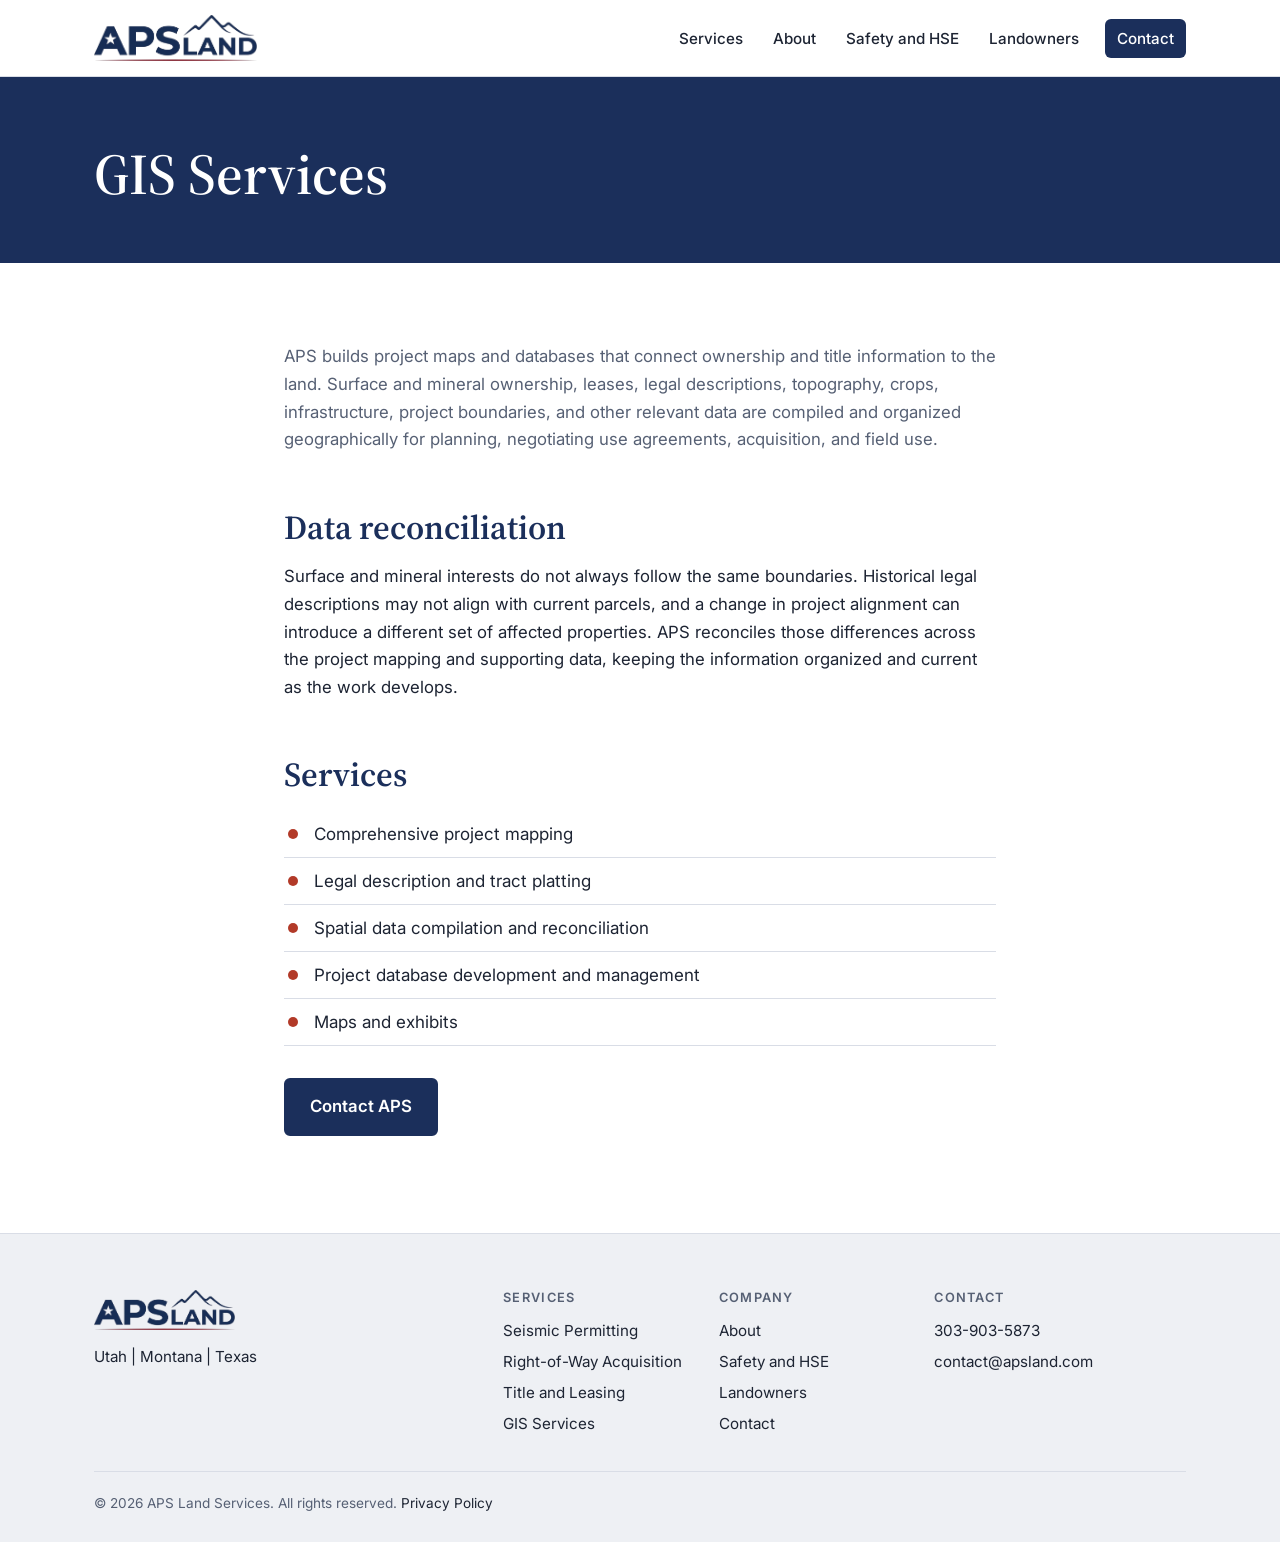
<file: services/gis/index.html>
<!doctype html><html lang="en"><head><meta charset="utf-8"><meta name="viewport" content="width=device-width,initial-scale=1">
<title>GIS Services | APS Land Services</title><meta name="description" content="Project maps and databases connecting ownership and title information to the land, with spatial data compilation, reconciliation, and tract platting."><meta name="robots" content="noindex,nofollow">
<meta property="og:title" content="GIS Services | APS Land Services"><meta property="og:description" content="Project maps and databases connecting ownership and title information to the land, with spatial data compilation, reconciliation, and tract platting."><meta property="og:type" content="website">
<meta name="theme-color" content="#1B2F5B">
<link rel="icon" href="../../favicon.ico"><link rel="icon" type="image/png" sizes="32x32" href="../../favicon-32x32.png"><link rel="icon" type="image/png" sizes="16x16" href="../../favicon-16x16.png">
<link rel="apple-touch-icon" href="../../apple-touch-icon.png"><link rel="manifest" href="../../site.webmanifest">
<link rel="preconnect" href="https://fonts.googleapis.com"><link rel="preconnect" href="https://fonts.gstatic.com" crossorigin>
<link href="https://fonts.googleapis.com/css2?family=Inter:wght@400;500;600&family=Source+Serif+4:wght@500;600&display=swap" rel="stylesheet">
<link rel="stylesheet" href="../../assets/style.css"></head><body><a class="skip" href="#main">Skip to content</a>
<header class="hdr"><div class="wrap"><a class="logo" href="../../"><img src="../../assets/logo.png" alt="APS Land Services" width="163" height="46"></a>
<button class="burger" aria-label="Menu" aria-expanded="false">&#9776;</button>
<nav class="nav" aria-label="Main"><div class="dd"><a href="../../services/">Services</a><div class="dd-menu"><a href="../../services/seismic-permitting/">Seismic Permitting</a><a href="../../services/right-of-way-acquisition/">Right-of-Way Acquisition</a><a href="../../services/title-leasing/">Title and Leasing</a><a href="../../services/gis/">GIS Services</a></div></div>
<a href="../../about/">About</a><a href="../../safety/">Safety and HSE</a><a href="../../landowners/">Landowners</a><a class="cta" href="../../contact/">Contact</a></nav></div></header><main id="main"><div class="phead"><div class="wrap narrow" style="max-width:1140px"><h1>GIS Services</h1></div></div><section><div class="wrap narrow prose"><p class="lead">APS builds project maps and databases that connect ownership and title information to the land. Surface and mineral ownership, leases, legal descriptions, topography, crops, infrastructure, project boundaries, and other relevant data are compiled and organized geographically for planning, negotiating use agreements, acquisition, and field use.</p><h2>Data reconciliation</h2><p>Surface and mineral interests do not always follow the same boundaries. Historical legal descriptions may not align with current parcels, and a change in project alignment can introduce a different set of affected properties. APS reconciles those differences across the project mapping and supporting data, keeping the information organized and current as the work develops.</p><h2>Services</h2><ul class="ck"><li>Comprehensive project mapping</li><li>Legal description and tract platting</li><li>Spatial data compilation and reconciliation</li><li>Project database development and management</li><li>Maps and exhibits</li></ul><p style="margin-top:32px"><a class="btn navy" href="../../contact/">Contact APS</a></p></div></section></main><footer class="ftr"><div class="wrap"><div class="grid"><div><img src="../../assets/logo.png" alt="APS Land Services"><p>Utah | Montana | Texas</p></div>
<div><h4>Services</h4><a href="../../services/seismic-permitting/">Seismic Permitting</a><a href="../../services/right-of-way-acquisition/">Right-of-Way Acquisition</a><a href="../../services/title-leasing/">Title and Leasing</a><a href="../../services/gis/">GIS Services</a></div><div><h4>Company</h4><a href="../../about/">About</a><a href="../../safety/">Safety and HSE</a><a href="../../landowners/">Landowners</a><a href="../../contact/">Contact</a></div>
<div><h4>Contact</h4><a href="tel:303-903-5873">303-903-5873</a><a href="mailto:contact@apsland.com">contact@apsland.com</a></div></div>
<div class="copy">&copy; 2026 APS Land Services. All rights reserved. <a href="../../privacy/">Privacy Policy</a></div></div></footer><script src="../../assets/main.js"></script></body></html>
</file>
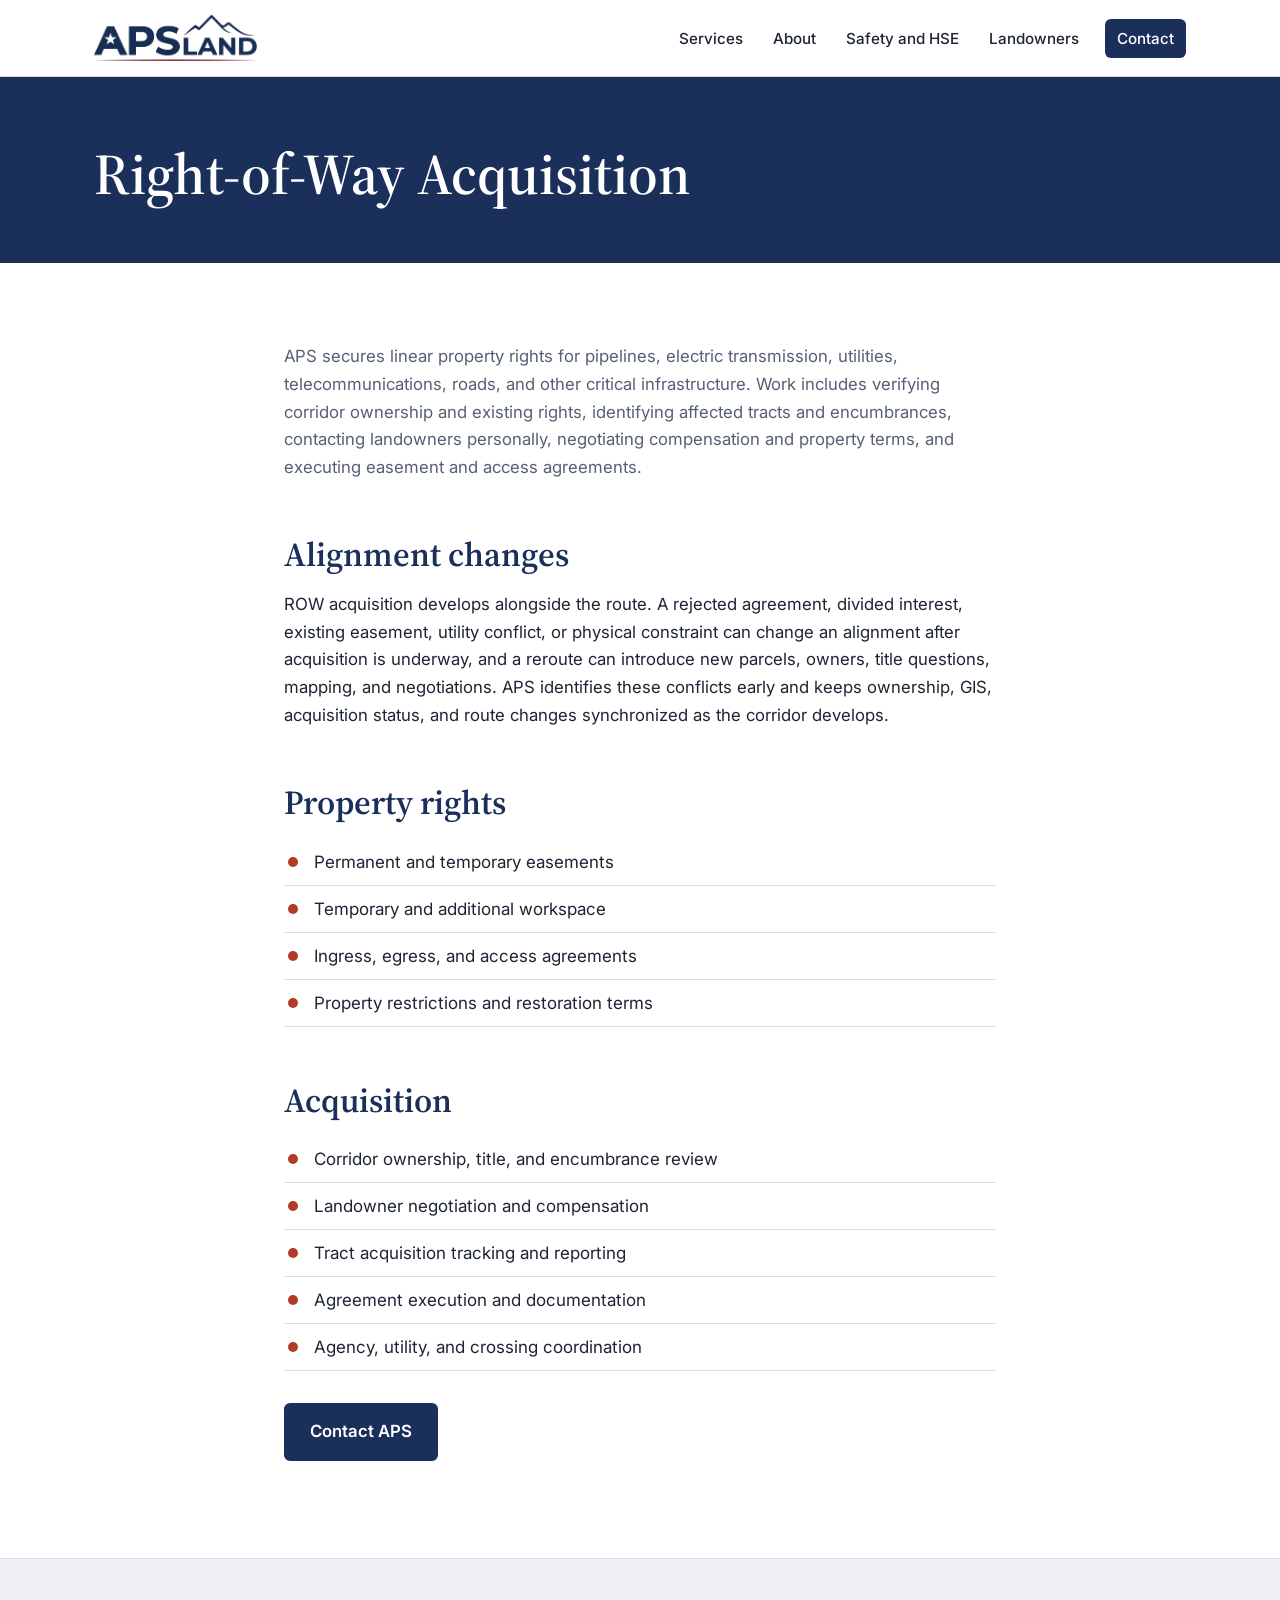
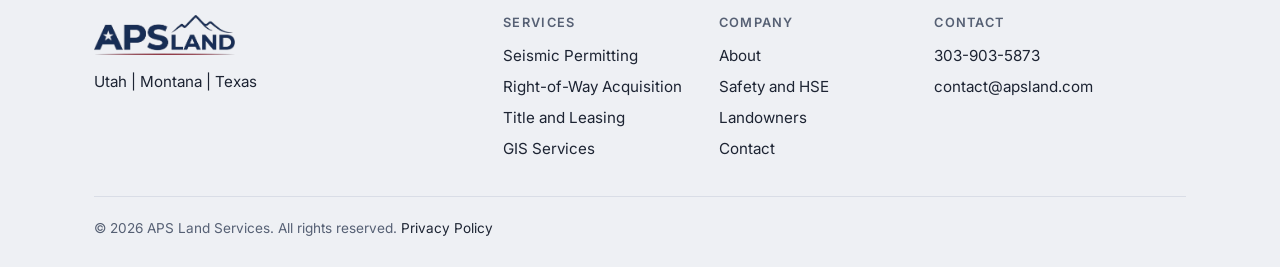
<file: services/right-of-way-acquisition/index.html>
<!doctype html><html lang="en"><head><meta charset="utf-8"><meta name="viewport" content="width=device-width,initial-scale=1">
<title>Right-of-Way Acquisition | APS Land Services</title><meta name="description" content="Easements and property rights for pipelines, transmission, utilities, and roads, with ownership, GIS, and acquisition status coordinated as routes change."><meta name="robots" content="noindex,nofollow">
<meta property="og:title" content="Right-of-Way Acquisition | APS Land Services"><meta property="og:description" content="Easements and property rights for pipelines, transmission, utilities, and roads, with ownership, GIS, and acquisition status coordinated as routes change."><meta property="og:type" content="website">
<meta name="theme-color" content="#1B2F5B">
<link rel="icon" href="../../favicon.ico"><link rel="icon" type="image/png" sizes="32x32" href="../../favicon-32x32.png"><link rel="icon" type="image/png" sizes="16x16" href="../../favicon-16x16.png">
<link rel="apple-touch-icon" href="../../apple-touch-icon.png"><link rel="manifest" href="../../site.webmanifest">
<link rel="preconnect" href="https://fonts.googleapis.com"><link rel="preconnect" href="https://fonts.gstatic.com" crossorigin>
<link href="https://fonts.googleapis.com/css2?family=Inter:wght@400;500;600&family=Source+Serif+4:wght@500;600&display=swap" rel="stylesheet">
<link rel="stylesheet" href="../../assets/style.css"></head><body><a class="skip" href="#main">Skip to content</a>
<header class="hdr"><div class="wrap"><a class="logo" href="../../"><img src="../../assets/logo.png" alt="APS Land Services" width="163" height="46"></a>
<button class="burger" aria-label="Menu" aria-expanded="false">&#9776;</button>
<nav class="nav" aria-label="Main"><div class="dd"><a href="../../services/">Services</a><div class="dd-menu"><a href="../../services/seismic-permitting/">Seismic Permitting</a><a href="../../services/right-of-way-acquisition/">Right-of-Way Acquisition</a><a href="../../services/title-leasing/">Title and Leasing</a><a href="../../services/gis/">GIS Services</a></div></div>
<a href="../../about/">About</a><a href="../../safety/">Safety and HSE</a><a href="../../landowners/">Landowners</a><a class="cta" href="../../contact/">Contact</a></nav></div></header><main id="main"><div class="phead"><div class="wrap narrow" style="max-width:1140px"><h1>Right-of-Way Acquisition</h1></div></div><section><div class="wrap narrow prose"><p class="lead">APS secures linear property rights for pipelines, electric transmission, utilities, telecommunications, roads, and other critical infrastructure. Work includes verifying corridor ownership and existing rights, identifying affected tracts and encumbrances, contacting landowners personally, negotiating compensation and property terms, and executing easement and access agreements.</p><h2>Alignment changes</h2><p>ROW acquisition develops alongside the route. A rejected agreement, divided interest, existing easement, utility conflict, or physical constraint can change an alignment after acquisition is underway, and a reroute can introduce new parcels, owners, title questions, mapping, and negotiations. APS identifies these conflicts early and keeps ownership, GIS, acquisition status, and route changes synchronized as the corridor develops.</p><h2>Property rights</h2><ul class="ck"><li>Permanent and temporary easements</li><li>Temporary and additional workspace</li><li>Ingress, egress, and access agreements</li><li>Property restrictions and restoration terms</li></ul><h2>Acquisition</h2><ul class="ck"><li>Corridor ownership, title, and encumbrance review</li><li>Landowner negotiation and compensation</li><li>Tract acquisition tracking and reporting</li><li>Agreement execution and documentation</li><li>Agency, utility, and crossing coordination</li></ul><p style="margin-top:32px"><a class="btn navy" href="../../contact/">Contact APS</a></p></div></section></main><footer class="ftr"><div class="wrap"><div class="grid"><div><img src="../../assets/logo.png" alt="APS Land Services"><p>Utah | Montana | Texas</p></div>
<div><h4>Services</h4><a href="../../services/seismic-permitting/">Seismic Permitting</a><a href="../../services/right-of-way-acquisition/">Right-of-Way Acquisition</a><a href="../../services/title-leasing/">Title and Leasing</a><a href="../../services/gis/">GIS Services</a></div><div><h4>Company</h4><a href="../../about/">About</a><a href="../../safety/">Safety and HSE</a><a href="../../landowners/">Landowners</a><a href="../../contact/">Contact</a></div>
<div><h4>Contact</h4><a href="tel:303-903-5873">303-903-5873</a><a href="mailto:contact@apsland.com">contact@apsland.com</a></div></div>
<div class="copy">&copy; 2026 APS Land Services. All rights reserved. <a href="../../privacy/">Privacy Policy</a></div></div></footer><script src="../../assets/main.js"></script></body></html>
</file>
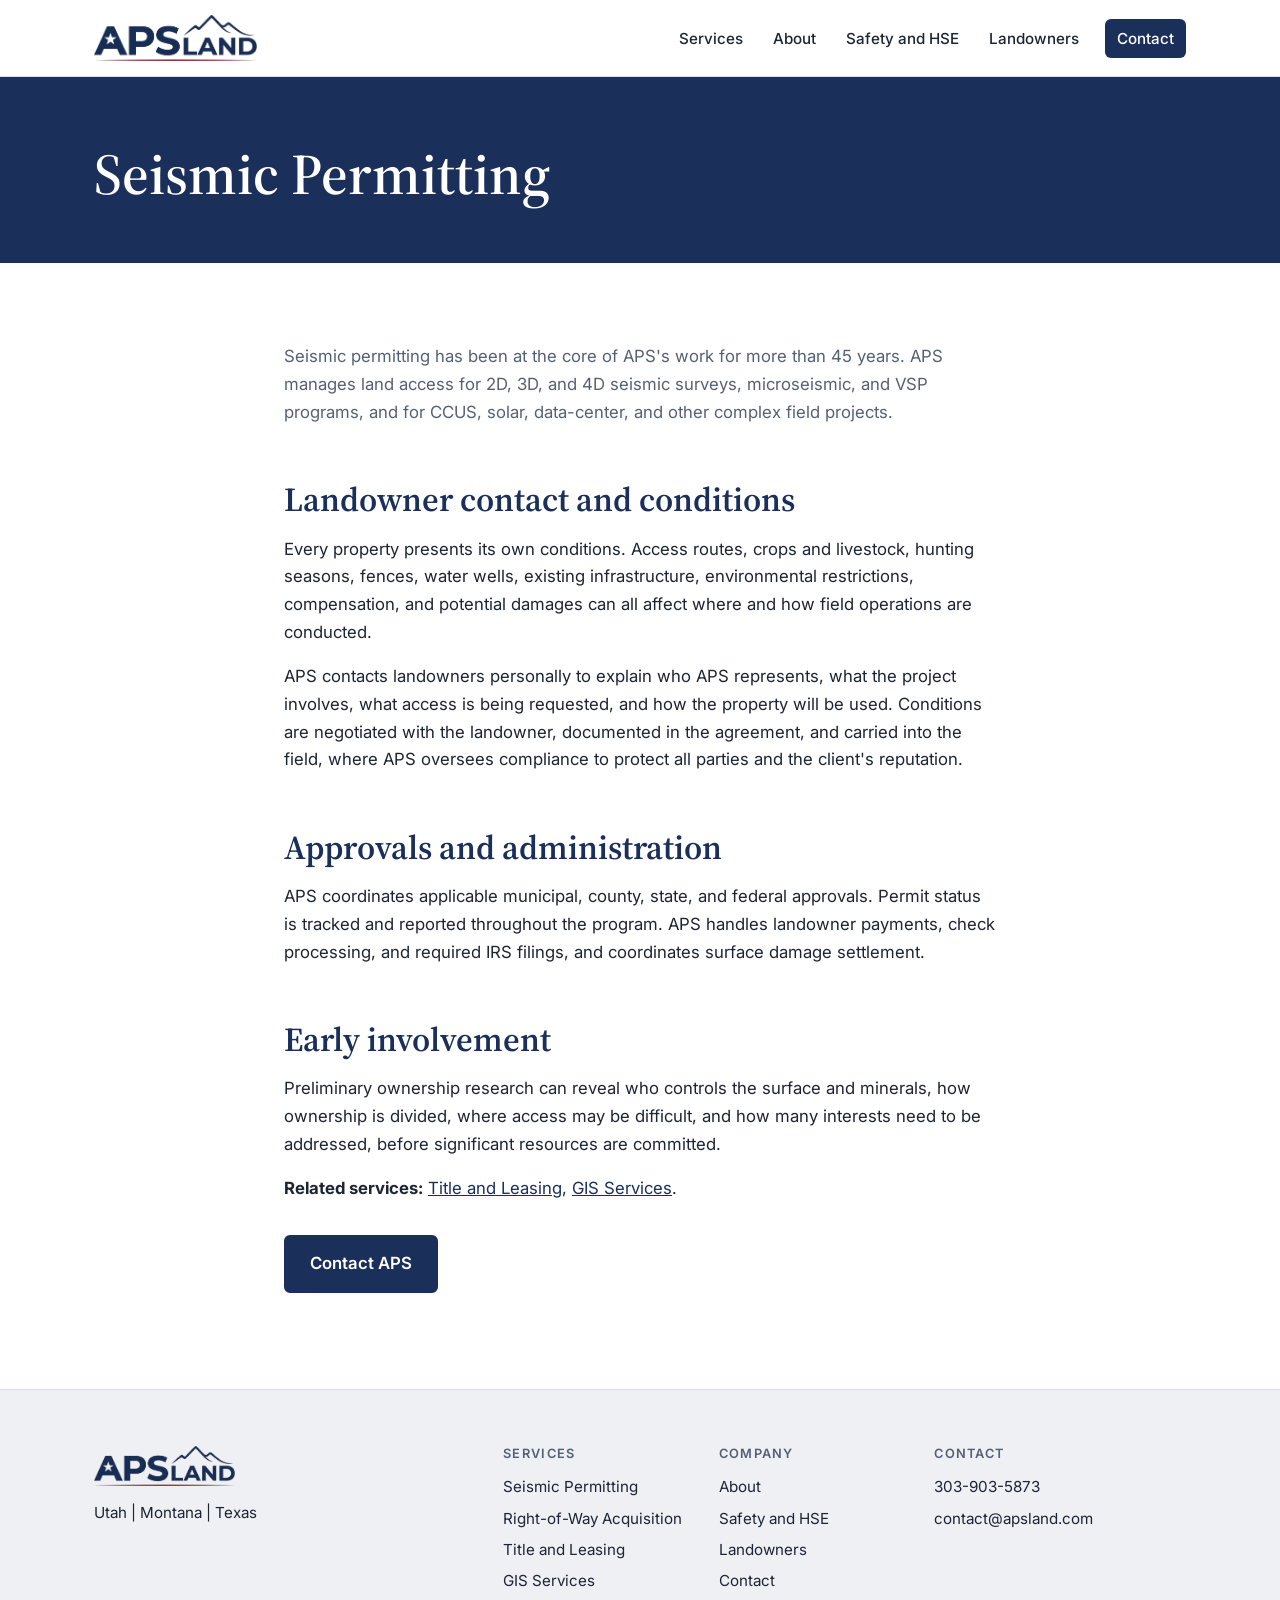
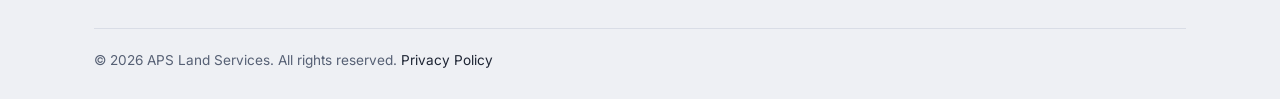
<file: services/seismic-permitting/index.html>
<!doctype html><html lang="en"><head><meta charset="utf-8"><meta name="viewport" content="width=device-width,initial-scale=1">
<title>Seismic Permitting | APS Land Services</title><meta name="description" content="Land access and permitting for 2D, 3D, and 4D seismic, microseismic, and VSP programs, plus CCUS, solar, and data-center field projects."><meta name="robots" content="noindex,nofollow">
<meta property="og:title" content="Seismic Permitting | APS Land Services"><meta property="og:description" content="Land access and permitting for 2D, 3D, and 4D seismic, microseismic, and VSP programs, plus CCUS, solar, and data-center field projects."><meta property="og:type" content="website">
<meta name="theme-color" content="#1B2F5B">
<link rel="icon" href="../../favicon.ico"><link rel="icon" type="image/png" sizes="32x32" href="../../favicon-32x32.png"><link rel="icon" type="image/png" sizes="16x16" href="../../favicon-16x16.png">
<link rel="apple-touch-icon" href="../../apple-touch-icon.png"><link rel="manifest" href="../../site.webmanifest">
<link rel="preconnect" href="https://fonts.googleapis.com"><link rel="preconnect" href="https://fonts.gstatic.com" crossorigin>
<link href="https://fonts.googleapis.com/css2?family=Inter:wght@400;500;600&family=Source+Serif+4:wght@500;600&display=swap" rel="stylesheet">
<link rel="stylesheet" href="../../assets/style.css"></head><body><a class="skip" href="#main">Skip to content</a>
<header class="hdr"><div class="wrap"><a class="logo" href="../../"><img src="../../assets/logo.png" alt="APS Land Services" width="163" height="46"></a>
<button class="burger" aria-label="Menu" aria-expanded="false">&#9776;</button>
<nav class="nav" aria-label="Main"><div class="dd"><a href="../../services/">Services</a><div class="dd-menu"><a href="../../services/seismic-permitting/">Seismic Permitting</a><a href="../../services/right-of-way-acquisition/">Right-of-Way Acquisition</a><a href="../../services/title-leasing/">Title and Leasing</a><a href="../../services/gis/">GIS Services</a></div></div>
<a href="../../about/">About</a><a href="../../safety/">Safety and HSE</a><a href="../../landowners/">Landowners</a><a class="cta" href="../../contact/">Contact</a></nav></div></header><main id="main"><div class="phead"><div class="wrap narrow" style="max-width:1140px"><h1>Seismic Permitting</h1></div></div><section><div class="wrap narrow prose"><p class="lead">Seismic permitting has been at the core of APS's work for more than 45 years. APS manages land access for 2D, 3D, and 4D seismic surveys, microseismic, and VSP programs, and for CCUS, solar, data-center, and other complex field projects.</p><h2>Landowner contact and conditions</h2><p>Every property presents its own conditions. Access routes, crops and livestock, hunting seasons, fences, water wells, existing infrastructure, environmental restrictions, compensation, and potential damages can all affect where and how field operations are conducted.</p><p>APS contacts landowners personally to explain who APS represents, what the project involves, what access is being requested, and how the property will be used. Conditions are negotiated with the landowner, documented in the agreement, and carried into the field, where APS oversees compliance to protect all parties and the client's reputation.</p><h2>Approvals and administration</h2><p>APS coordinates applicable municipal, county, state, and federal approvals. Permit status is tracked and reported throughout the program. APS handles landowner payments, check processing, and required IRS filings, and coordinates surface damage settlement.</p><h2>Early involvement</h2><p>Preliminary ownership research can reveal who controls the surface and minerals, how ownership is divided, where access may be difficult, and how many interests need to be addressed, before significant resources are committed.</p><p><strong>Related services:</strong> <a href="../title-leasing/">Title and Leasing</a>, <a href="../gis/">GIS Services</a>.</p><p style="margin-top:32px"><a class="btn navy" href="../../contact/">Contact APS</a></p></div></section></main><footer class="ftr"><div class="wrap"><div class="grid"><div><img src="../../assets/logo.png" alt="APS Land Services"><p>Utah | Montana | Texas</p></div>
<div><h4>Services</h4><a href="../../services/seismic-permitting/">Seismic Permitting</a><a href="../../services/right-of-way-acquisition/">Right-of-Way Acquisition</a><a href="../../services/title-leasing/">Title and Leasing</a><a href="../../services/gis/">GIS Services</a></div><div><h4>Company</h4><a href="../../about/">About</a><a href="../../safety/">Safety and HSE</a><a href="../../landowners/">Landowners</a><a href="../../contact/">Contact</a></div>
<div><h4>Contact</h4><a href="tel:303-903-5873">303-903-5873</a><a href="mailto:contact@apsland.com">contact@apsland.com</a></div></div>
<div class="copy">&copy; 2026 APS Land Services. All rights reserved. <a href="../../privacy/">Privacy Policy</a></div></div></footer><script src="../../assets/main.js"></script></body></html>
</file>
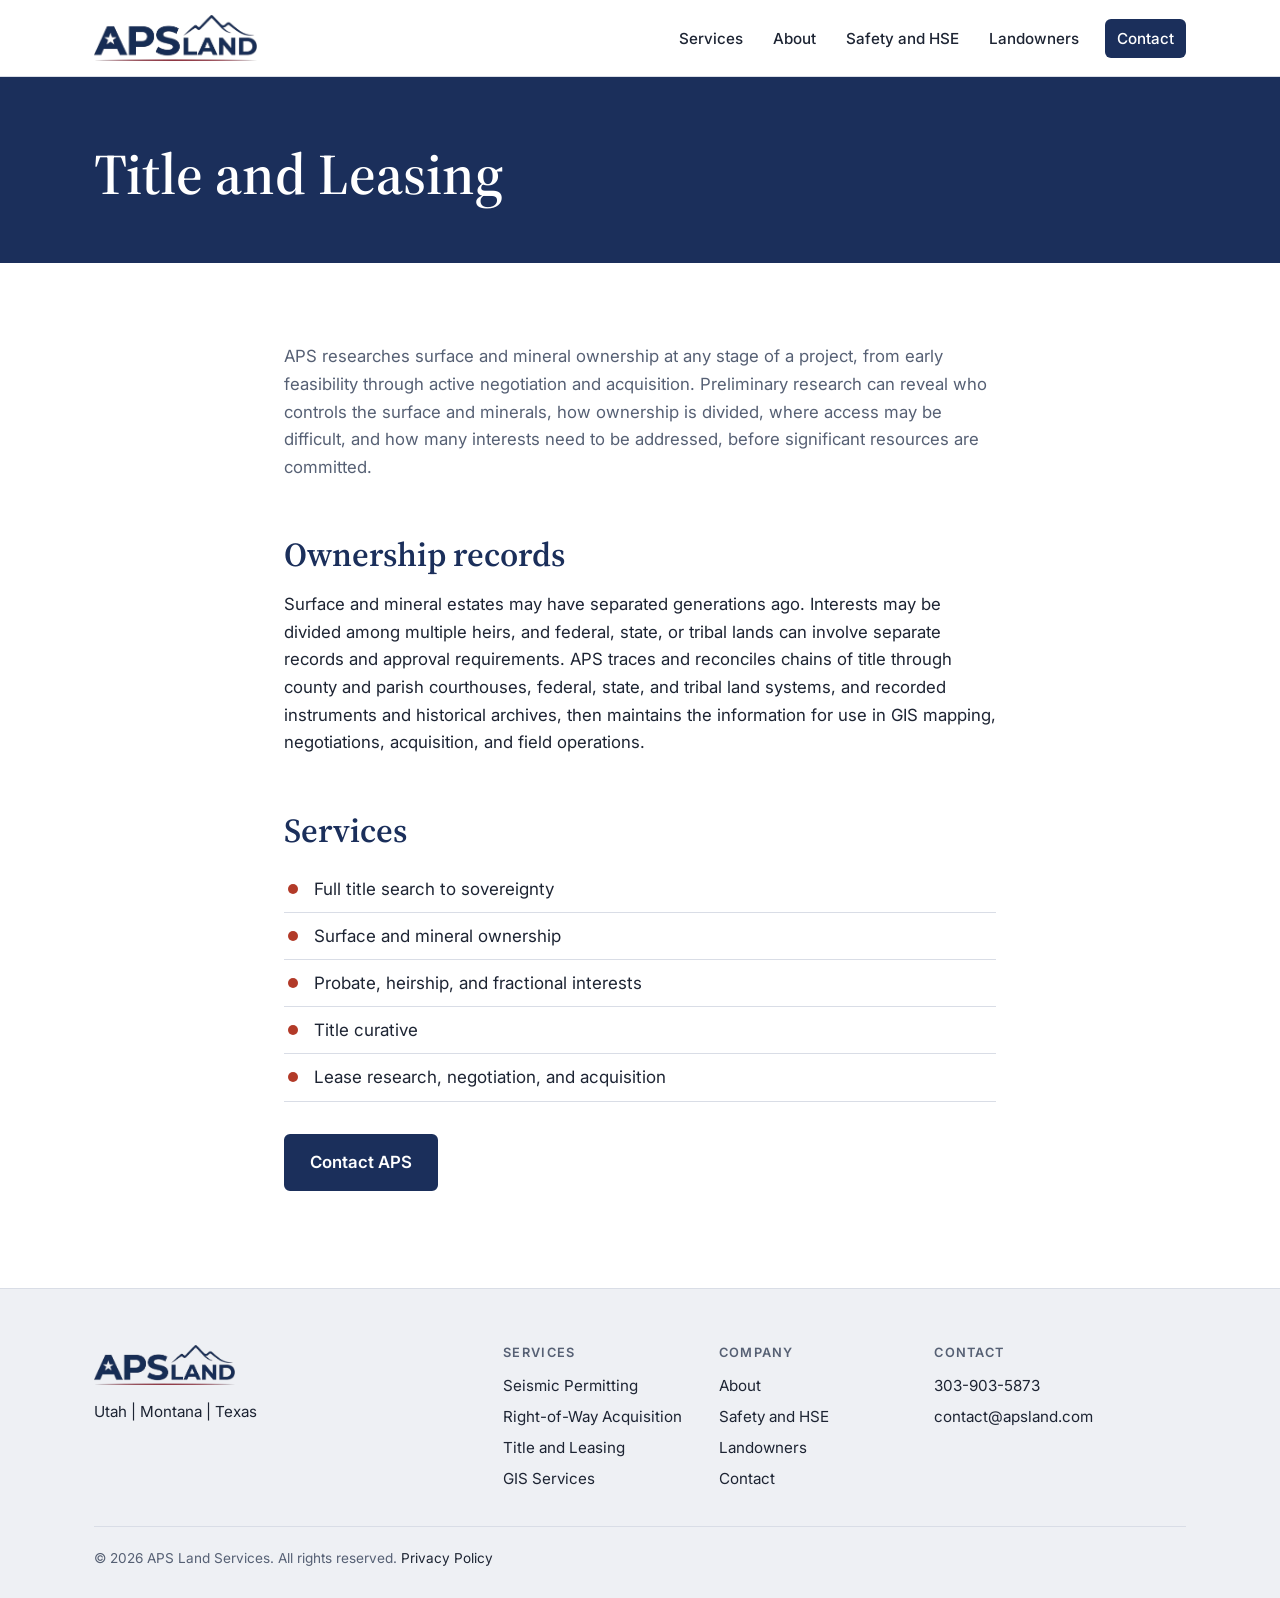
<file: services/title-leasing/index.html>
<!doctype html><html lang="en"><head><meta charset="utf-8"><meta name="viewport" content="width=device-width,initial-scale=1">
<title>Title and Leasing | APS Land Services</title><meta name="description" content="Surface and mineral ownership research, title searches to sovereignty, probate and heirship research, title curative, and lease negotiation and acquisition."><meta name="robots" content="noindex,nofollow">
<meta property="og:title" content="Title and Leasing | APS Land Services"><meta property="og:description" content="Surface and mineral ownership research, title searches to sovereignty, probate and heirship research, title curative, and lease negotiation and acquisition."><meta property="og:type" content="website">
<meta name="theme-color" content="#1B2F5B">
<link rel="icon" href="../../favicon.ico"><link rel="icon" type="image/png" sizes="32x32" href="../../favicon-32x32.png"><link rel="icon" type="image/png" sizes="16x16" href="../../favicon-16x16.png">
<link rel="apple-touch-icon" href="../../apple-touch-icon.png"><link rel="manifest" href="../../site.webmanifest">
<link rel="preconnect" href="https://fonts.googleapis.com"><link rel="preconnect" href="https://fonts.gstatic.com" crossorigin>
<link href="https://fonts.googleapis.com/css2?family=Inter:wght@400;500;600&family=Source+Serif+4:wght@500;600&display=swap" rel="stylesheet">
<link rel="stylesheet" href="../../assets/style.css"></head><body><a class="skip" href="#main">Skip to content</a>
<header class="hdr"><div class="wrap"><a class="logo" href="../../"><img src="../../assets/logo.png" alt="APS Land Services" width="163" height="46"></a>
<button class="burger" aria-label="Menu" aria-expanded="false">&#9776;</button>
<nav class="nav" aria-label="Main"><div class="dd"><a href="../../services/">Services</a><div class="dd-menu"><a href="../../services/seismic-permitting/">Seismic Permitting</a><a href="../../services/right-of-way-acquisition/">Right-of-Way Acquisition</a><a href="../../services/title-leasing/">Title and Leasing</a><a href="../../services/gis/">GIS Services</a></div></div>
<a href="../../about/">About</a><a href="../../safety/">Safety and HSE</a><a href="../../landowners/">Landowners</a><a class="cta" href="../../contact/">Contact</a></nav></div></header><main id="main"><div class="phead"><div class="wrap narrow" style="max-width:1140px"><h1>Title and Leasing</h1></div></div><section><div class="wrap narrow prose"><p class="lead">APS researches surface and mineral ownership at any stage of a project, from early feasibility through active negotiation and acquisition. Preliminary research can reveal who controls the surface and minerals, how ownership is divided, where access may be difficult, and how many interests need to be addressed, before significant resources are committed.</p><h2>Ownership records</h2><p>Surface and mineral estates may have separated generations ago. Interests may be divided among multiple heirs, and federal, state, or tribal lands can involve separate records and approval requirements. APS traces and reconciles chains of title through county and parish courthouses, federal, state, and tribal land systems, and recorded instruments and historical archives, then maintains the information for use in GIS mapping, negotiations, acquisition, and field operations.</p><h2>Services</h2><ul class="ck"><li>Full title search to sovereignty</li><li>Surface and mineral ownership</li><li>Probate, heirship, and fractional interests</li><li>Title curative</li><li>Lease research, negotiation, and acquisition</li></ul><p style="margin-top:32px"><a class="btn navy" href="../../contact/">Contact APS</a></p></div></section></main><footer class="ftr"><div class="wrap"><div class="grid"><div><img src="../../assets/logo.png" alt="APS Land Services"><p>Utah | Montana | Texas</p></div>
<div><h4>Services</h4><a href="../../services/seismic-permitting/">Seismic Permitting</a><a href="../../services/right-of-way-acquisition/">Right-of-Way Acquisition</a><a href="../../services/title-leasing/">Title and Leasing</a><a href="../../services/gis/">GIS Services</a></div><div><h4>Company</h4><a href="../../about/">About</a><a href="../../safety/">Safety and HSE</a><a href="../../landowners/">Landowners</a><a href="../../contact/">Contact</a></div>
<div><h4>Contact</h4><a href="tel:303-903-5873">303-903-5873</a><a href="mailto:contact@apsland.com">contact@apsland.com</a></div></div>
<div class="copy">&copy; 2026 APS Land Services. All rights reserved. <a href="../../privacy/">Privacy Policy</a></div></div></footer><script src="../../assets/main.js"></script></body></html>
</file>
<file: assets/style.css>
:root{--navy:#1B2F5B;--navy-d:#12213f;--red:#B23A28;--paper:#F6F4EF;--tint:#EEF0F4;--ink:#1d2433;--mute:#566074;--line:#d9dde6;--serif:"Source Serif 4",Georgia,serif;--sans:"Inter",system-ui,-apple-system,"Segoe UI",Roboto,sans-serif}
*{box-sizing:border-box}html{scroll-behavior:smooth}
body{margin:0;font:17px/1.65 var(--sans);color:var(--ink);background:#fff;-webkit-font-smoothing:antialiased}
img{max-width:100%;display:block}a{color:var(--navy)}
h1,h2,h3{font-family:var(--serif);color:var(--navy);line-height:1.15;margin:0 0 .5em;font-weight:600}
h1{font-size:clamp(2.2rem,5vw,3.6rem)}h2{font-size:clamp(1.6rem,3vw,2.1rem)}h3{font-size:1.25rem}
p{margin:0 0 1em}.wrap{max-width:1140px;margin:0 auto;padding:0 24px}.narrow{max-width:760px}
.skip{position:absolute;left:-999px}.skip:focus{left:12px;top:12px;background:#fff;padding:8px 12px;z-index:99}
/* header */
.hdr{position:sticky;top:0;z-index:50;background:#fff;border-bottom:1px solid var(--line)}
.hdr .wrap{display:flex;align-items:center;justify-content:space-between;height:76px}
.logo img{height:46px;width:auto}
.nav{display:flex;gap:6px;align-items:center}
.nav a,.nav button{font:500 .95rem var(--sans);color:var(--ink);text-decoration:none;padding:10px 12px;border:0;background:none;cursor:pointer;border-radius:6px}
.nav a:hover,.nav button:hover,.nav a[aria-current]{color:var(--red)}
.nav .cta{background:var(--navy);color:#fff;margin-left:8px}.nav .cta:hover{background:var(--red);color:#fff}
.dd{position:relative}.dd-menu{display:none;position:absolute;top:100%;left:0;min-width:250px;background:#fff;border:1px solid var(--line);border-radius:8px;box-shadow:0 12px 30px rgba(18,33,63,.12);padding:6px}
.dd:hover .dd-menu,.dd:focus-within .dd-menu{display:block}.dd-menu a{display:block}
.burger{display:none!important}
@media(max-width:900px){.burger{display:block!important;font-size:1.6rem!important}
.nav{display:none;position:absolute;top:76px;left:0;right:0;background:#fff;flex-direction:column;align-items:stretch;padding:12px 24px 20px;border-bottom:1px solid var(--line)}
.nav.open{display:flex}.dd-menu{display:block;position:static;border:0;box-shadow:none;padding:0 0 0 14px}.nav .cta{margin:8px 0 0;text-align:center}}
/* hero */
.hero{background:var(--navy);color:#fff;padding:96px 0 88px;position:relative;overflow:hidden}
.hero:after{content:"";position:absolute;left:0;right:0;bottom:0;height:5px;background:linear-gradient(90deg,transparent,var(--red) 20%,var(--red) 80%,transparent)}
.hero h1{color:#fff;margin-bottom:.4em}.hero p{font-size:1.25rem;max-width:44em;color:#dfe5f1}.hero .engage{color:#fff;font-weight:500}
.btns{display:flex;gap:12px;flex-wrap:wrap;margin-top:28px}
.btn{display:inline-block;padding:13px 24px;border-radius:6px;font-weight:600;text-decoration:none;background:var(--red);color:#fff;border:2px solid var(--red)}
.btn:hover{background:#963020;border-color:#963020}.btn.ghost{background:transparent;border-color:#fff}.btn.ghost:hover{background:#fff;color:var(--navy)}
.btn.navy{background:var(--navy);border-color:var(--navy)}.btn.navy:hover{background:var(--navy-d)}
.phead{background:var(--navy);color:#fff;padding:64px 0 56px}.phead h1{color:#fff;margin:0}
.eyebrow{font:600 .8rem var(--sans);letter-spacing:.14em;text-transform:uppercase;color:var(--red);margin-bottom:10px}
section{padding:80px 0}section.alt{background:var(--paper)}
/* cards */
.grid{display:grid;gap:22px}.g4{grid-template-columns:repeat(4,1fr)}.g3{grid-template-columns:repeat(3,1fr)}.g2{grid-template-columns:1fr 1fr}
@media(max-width:1000px){.g4{grid-template-columns:1fr 1fr}}@media(max-width:700px){.g4,.g3,.g2{grid-template-columns:1fr}}
.card{background:#fff;border:1px solid var(--line);border-top:4px solid var(--navy);border-radius:8px;padding:28px 24px;text-decoration:none;color:var(--ink);display:flex;flex-direction:column;transition:.2s}
a.card:hover{border-top-color:var(--red);transform:translateY(-3px);box-shadow:0 14px 30px rgba(18,33,63,.1)}
.card p{font-size:.97rem;color:var(--mute);flex:1}.more{font-weight:600;color:var(--red);font-size:.92rem}
.plain{border-top-width:1px;border-top-color:var(--line)}
ul.ck{list-style:none;padding:0;margin:0 0 1.5em}ul.ck li{padding:9px 0 9px 30px;position:relative;border-bottom:1px solid var(--line)}
ul.ck li:before{content:"";position:absolute;left:4px;top:18px;width:10px;height:10px;background:var(--red);border-radius:50%}
.prose h2{margin-top:1.6em}.prose h2:first-child{margin-top:0}.prose p{font-size:1.05rem}
.lead{font-size:1.25rem;color:var(--mute)}.cols{display:grid;grid-template-columns:1fr 1fr;gap:48px}
@media(max-width:800px){.cols{grid-template-columns:1fr;gap:20px}}
/* map */
.mapbox{display:grid;grid-template-columns:5fr 7fr;gap:48px;align-items:center}
@media(max-width:900px){.mapbox{grid-template-columns:1fr}}
#us-map{position:relative;width:100%;aspect-ratio:860/535}
#us-map path{fill:#dfe3ec;stroke:#fff;stroke-width:1;transition:fill .5s,stroke .2s;cursor:default}
#us-map path.covered{fill:var(--navy);cursor:pointer}
#us-map path.covered.hovered,#us-map path.covered.pinned{fill:var(--red)}
#us-map path.pinned{stroke:var(--navy-d);stroke-width:2}
#us-map .map-location{cursor:pointer;outline:none}
#us-map .location-ring{transform-box:fill-box;transform-origin:center;animation:pulse 2.4s ease-out infinite}
@keyframes pulse{0%{transform:scale(.6);opacity:1}100%{transform:scale(2.4);opacity:0}}
#us-map .location-dot{fill:var(--red);stroke:#fff}
#map-state-panel{position:absolute;left:0;bottom:0;background:var(--navy);color:#fff;padding:8px 16px;border-radius:6px;font-weight:600;opacity:0;transform:translateY(6px);transition:.2s;pointer-events:none;z-index:2}
#map-state-panel.msp-visible{opacity:1;transform:none}
.mapwrap{position:relative}.legend{font-size:.85rem;color:var(--mute);margin-top:12px;display:flex;gap:18px;align-items:center;flex-wrap:wrap}
.legend i{display:inline-block;width:12px;height:12px;border-radius:2px;margin-right:6px;vertical-align:-1px}
.stat{font:600 1rem var(--sans);color:var(--red);margin-top:6px}
/* bands */
.band{background:var(--navy);color:#fff}.band h2{color:#fff}.band p{color:#dfe5f1}.band a:not(.btn){color:#fff}
.big{font:600 clamp(1.6rem,3.5vw,2.4rem) var(--serif);color:var(--navy);text-decoration:none;display:block}
.band .big{color:#fff}
.person{display:grid;grid-template-columns:220px 1fr;gap:36px;margin-bottom:56px;align-items:start}
.person img{border-radius:8px;width:220px;aspect-ratio:4/5;object-fit:cover;object-position:top}
@media(max-width:700px){.person{grid-template-columns:1fr}.person img{width:180px}}
/* footer */
.ftr{background:var(--tint);padding:56px 0 28px;font-size:.95rem;border-top:1px solid var(--line)}
.ftr .grid{grid-template-columns:2fr 1fr 1fr 1.3fr}@media(max-width:800px){.ftr .grid{grid-template-columns:1fr 1fr}}
.ftr img{height:40px;margin-bottom:14px}.ftr h4{margin:0 0 10px;font:600 .8rem var(--sans);letter-spacing:.1em;text-transform:uppercase;color:var(--mute)}
.ftr a{display:block;text-decoration:none;color:var(--ink);padding:3px 0}.ftr a:hover{color:var(--red)}
.copy{border-top:1px solid var(--line);margin-top:32px;padding-top:20px;color:var(--mute);font-size:.85rem}.copy a{display:inline}
.fade{opacity:0;transform:translateY(14px);transition:.6s}.fade.in{opacity:1;transform:none}
@media(prefers-reduced-motion:reduce){.fade{opacity:1;transform:none;transition:none}#us-map .location-ring{animation:none}}
</file>
